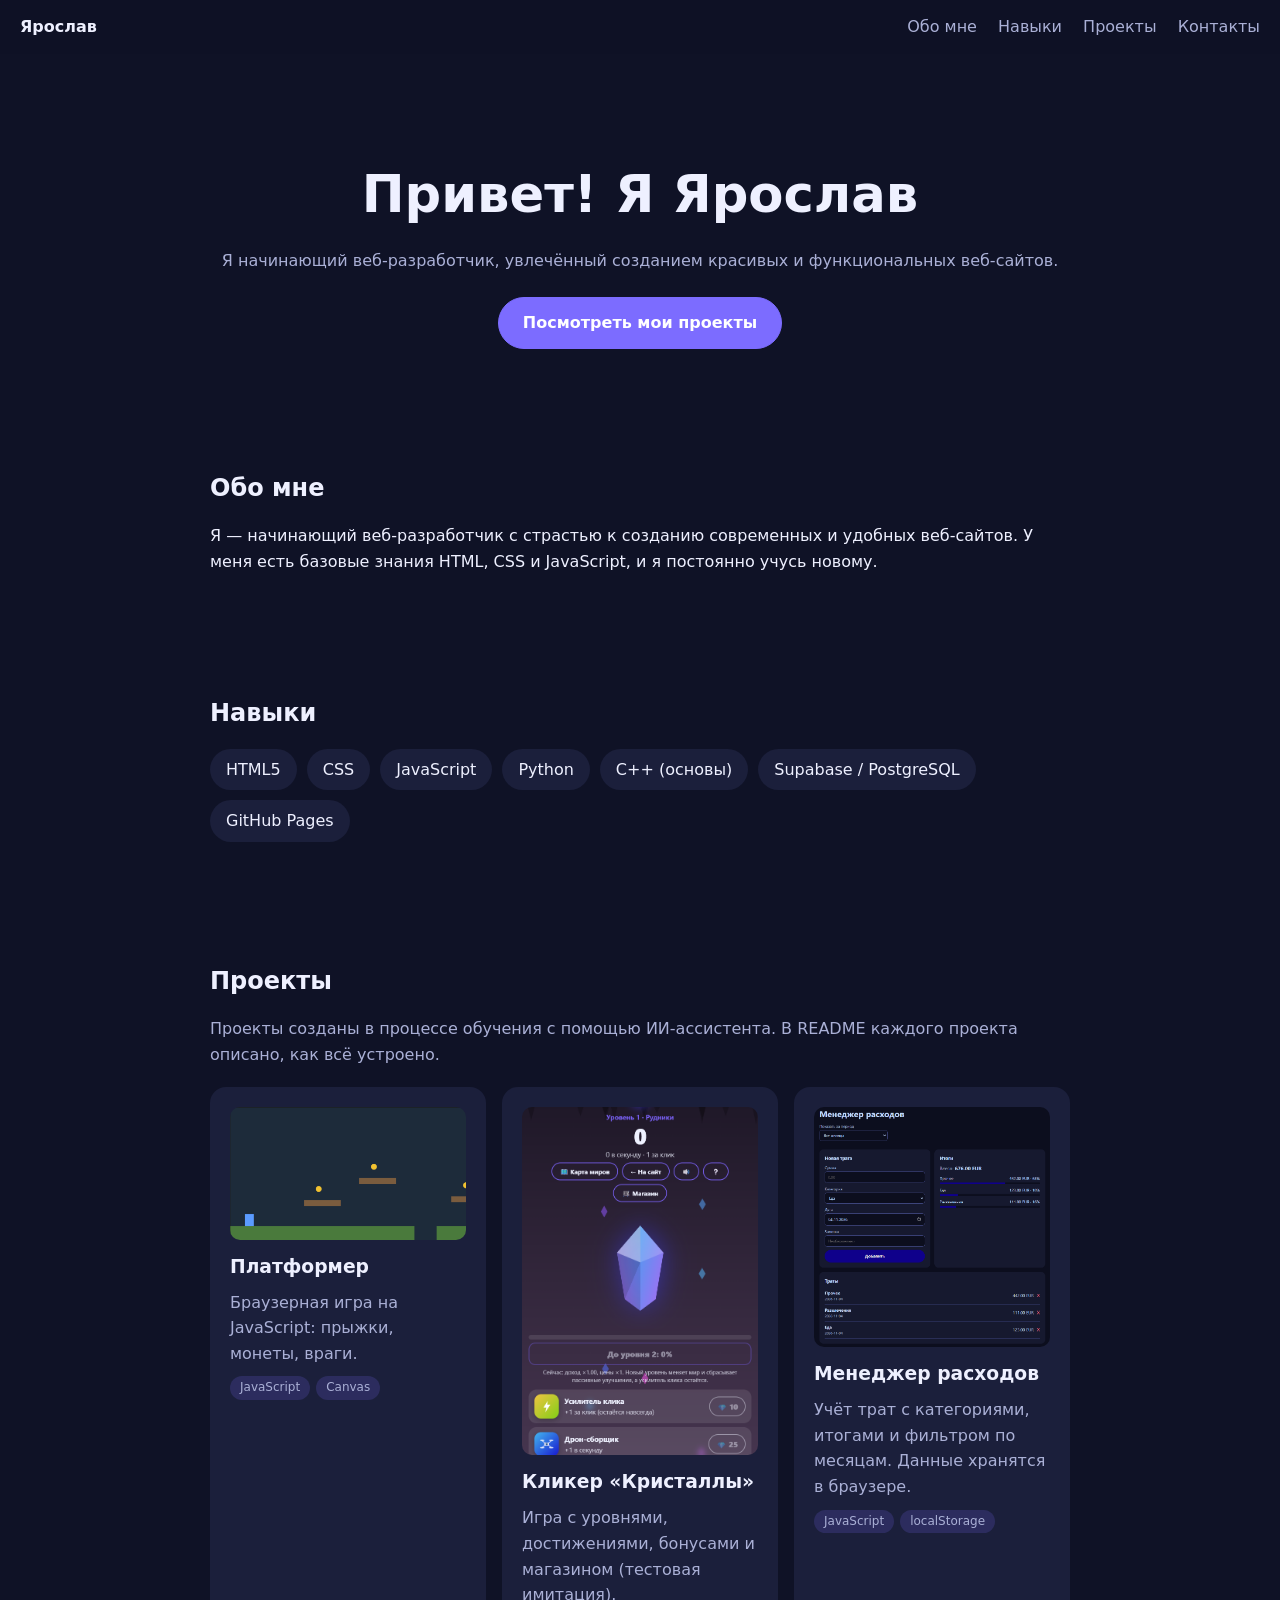
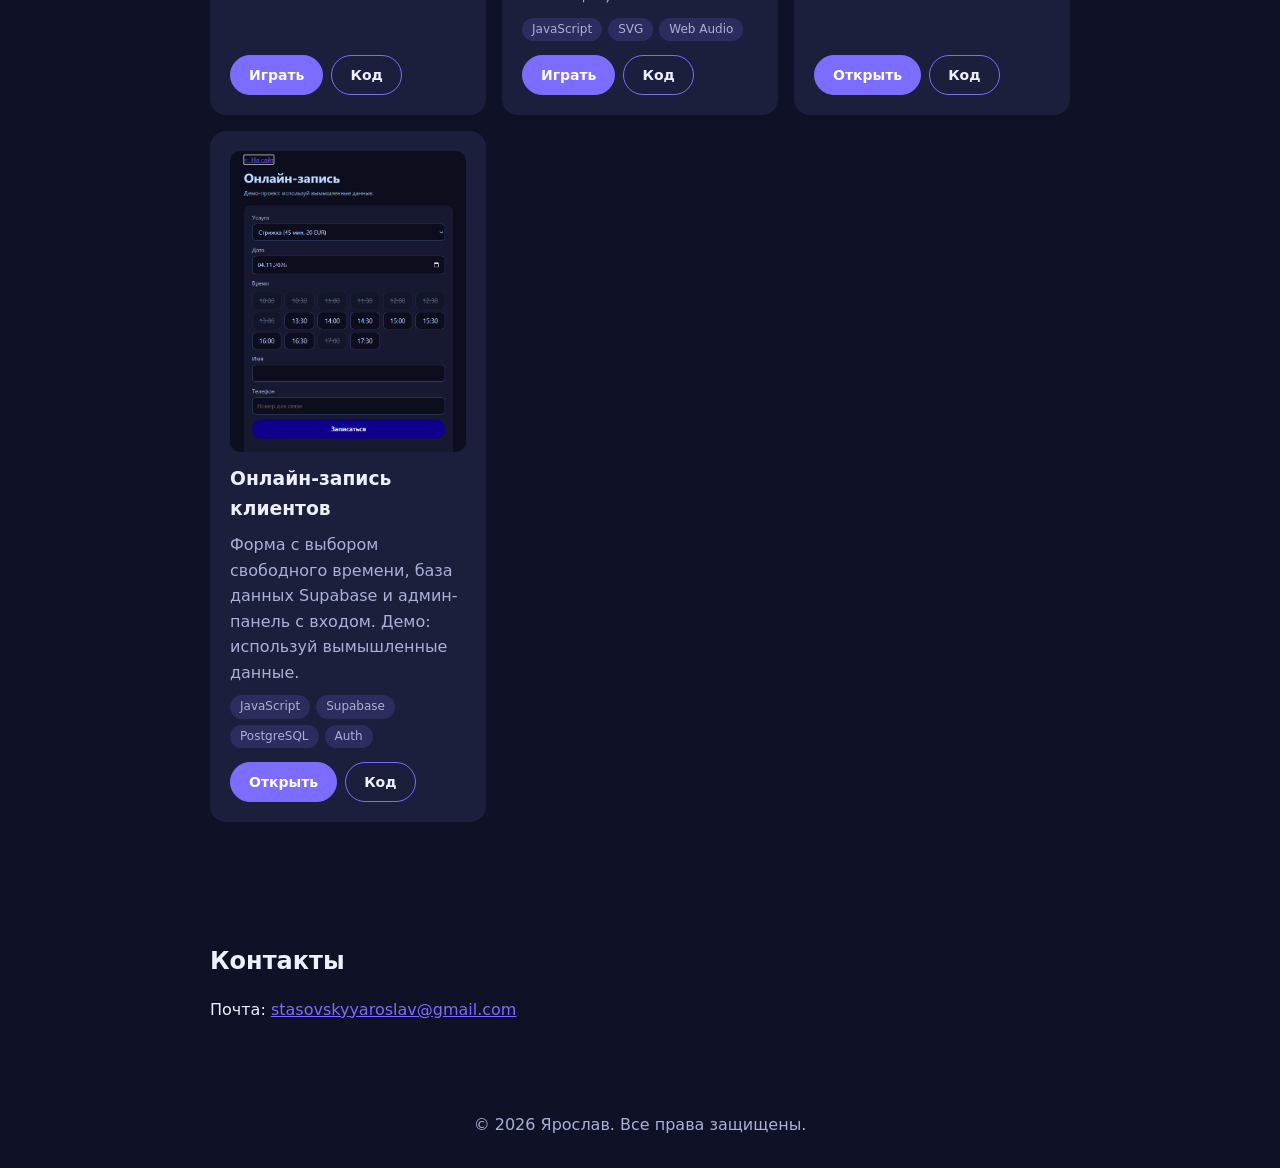
<file: index.html>
<!DOCTYPE html>
<html lang="ru">
<head>
  <meta charset="UTF-8">
  <meta name="viewport" content="width=device-width, initial-scale=1.0">
  <title>Ярослав — начинающий веб-разработчик</title>
  <meta name="description" content="Портфолио начинающего веб-разработчика: игры, менеджер расходов, онлайн-запись с базой данных и админ-панелью.">
  <meta property="og:type" content="website">
  <meta property="og:title" content="Ярослав — начинающий веб-разработчик">
  <meta property="og:description" content="Портфолио: игры, менеджер расходов, онлайн-запись с базой данных.">
  <meta property="og:url" content="https://fuzzyrobotyt.github.io/">
  <meta property="og:image" content="https://fuzzyrobotyt.github.io/images/preview.png">
  <meta name="twitter:card" content="summary_large_image">
  <link rel="icon" href="data:image/svg+xml,%3Csvg xmlns='http://www.w3.org/2000/svg' viewBox='0 0 100 100'%3E%3Ctext y='.9em' font-size='90'%3E💻%3C/text%3E%3C/svg%3E">
  <link rel="stylesheet" href="style.css">
</head>
<body>
  <header class="header">
    <a class="logo" href="#top">Ярослав</a>
    <nav>
      <a href="#about">Обо мне</a>
      <a href="#skills">Навыки</a>
      <a href="#projects">Проекты</a>
      <a href="#contact">Контакты</a>
    </nav>
  </header>

  <main id="top">
    <section class="hero">
      <h1>Привет! Я Ярослав</h1>
      <p>Я начинающий веб-разработчик, увлечённый созданием красивых и функциональных веб-сайтов.</p>
      <a class="button" href="#projects">Посмотреть мои проекты</a>
    </section>

    <section id="about">
      <h2>Обо мне</h2>
      <p>Я — начинающий веб-разработчик с страстью к созданию современных и удобных веб-сайтов. У меня есть базовые знания HTML, CSS и JavaScript, и я постоянно учусь новому.</p>
    </section>

    <section id="skills">
      <h2>Навыки</h2>
      <ul class="skills">
        <li>HTML5</li>
        <li>CSS</li>
        <li>JavaScript</li>
        <li>Python</li>
        <li>C++ (основы)</li>
        <li>Supabase / PostgreSQL</li>
        <li>GitHub Pages</li>
      </ul>
    </section>

    <section id="projects">
      <h2>Проекты</h2>
      <p class="lead">Проекты созданы в процессе обучения с помощью ИИ-ассистента. В README каждого проекта описано, как всё устроено.</p>
      <div class="cards">
        <article class="card">
          <img src="images/platformer.png" alt="Скриншот игры-платформера">
          <h3>Платформер</h3>
          <p>Браузерная игра на JavaScript: прыжки, монеты, враги.</p>
          <ul class="tags"><li>JavaScript</li><li>Canvas</li></ul>
          <div class="links">
            <a class="button small" href="games/platformer.html">Играть</a>
            <a class="button small ghost" href="https://github.com/fuzzyrobotyt/fuzzyrobotyt.github.io/tree/main/games" target="_blank" rel="noopener">Код</a>
          </div>
        </article>

        <article class="card">
          <img src="images/clicker.png" alt="Скриншот игры-кликера">
          <h3>Кликер «Кристаллы»</h3>
          <p>Игра с уровнями, достижениями, бонусами и магазином (тестовая имитация).</p>
          <ul class="tags"><li>JavaScript</li><li>SVG</li><li>Web Audio</li></ul>
          <div class="links">
            <a class="button small" href="games/clicker.html">Играть</a>
            <a class="button small ghost" href="https://github.com/fuzzyrobotyt/fuzzyrobotyt.github.io/tree/main/games" target="_blank" rel="noopener">Код</a>
          </div>
        </article>

        <article class="card">
          <img src="images/expenses.png" alt="Скриншот менеджера расходов">
          <h3>Менеджер расходов</h3>
          <p>Учёт трат с категориями, итогами и фильтром по месяцам. Данные хранятся в браузере.</p>
          <ul class="tags"><li>JavaScript</li><li>localStorage</li></ul>
          <div class="links">
            <a class="button small" href="expenses/index.html">Открыть</a>
            <a class="button small ghost" href="https://github.com/fuzzyrobotyt/fuzzyrobotyt.github.io/tree/main/expenses" target="_blank" rel="noopener">Код</a>
          </div>
        </article>

        <article class="card">
          <img src="images/booking.png" alt="Скриншот формы онлайн-записи">
          <h3>Онлайн-запись клиентов</h3>
          <p>Форма с выбором свободного времени, база данных Supabase и админ-панель с входом. Демо: используй вымышленные данные.</p>
          <ul class="tags"><li>JavaScript</li><li>Supabase</li><li>PostgreSQL</li><li>Auth</li></ul>
          <div class="links">
            <a class="button small" href="booking/index.html">Открыть</a>
            <a class="button small ghost" href="https://github.com/fuzzyrobotyt/fuzzyrobotyt.github.io/tree/main/booking" target="_blank" rel="noopener">Код</a>
          </div>
        </article>
      </div>
    </section>

    <section id="contact">
      <h2>Контакты</h2>
      <p>Почта: <a href="mailto:stasovskyyaroslav@gmail.com">stasovskyyaroslav@gmail.com</a></p>
    </section>
  </main>

  <footer>
    <p>© 2026 Ярослав. Все права защищены.</p>
  </footer>
</body>
</html>
</file>
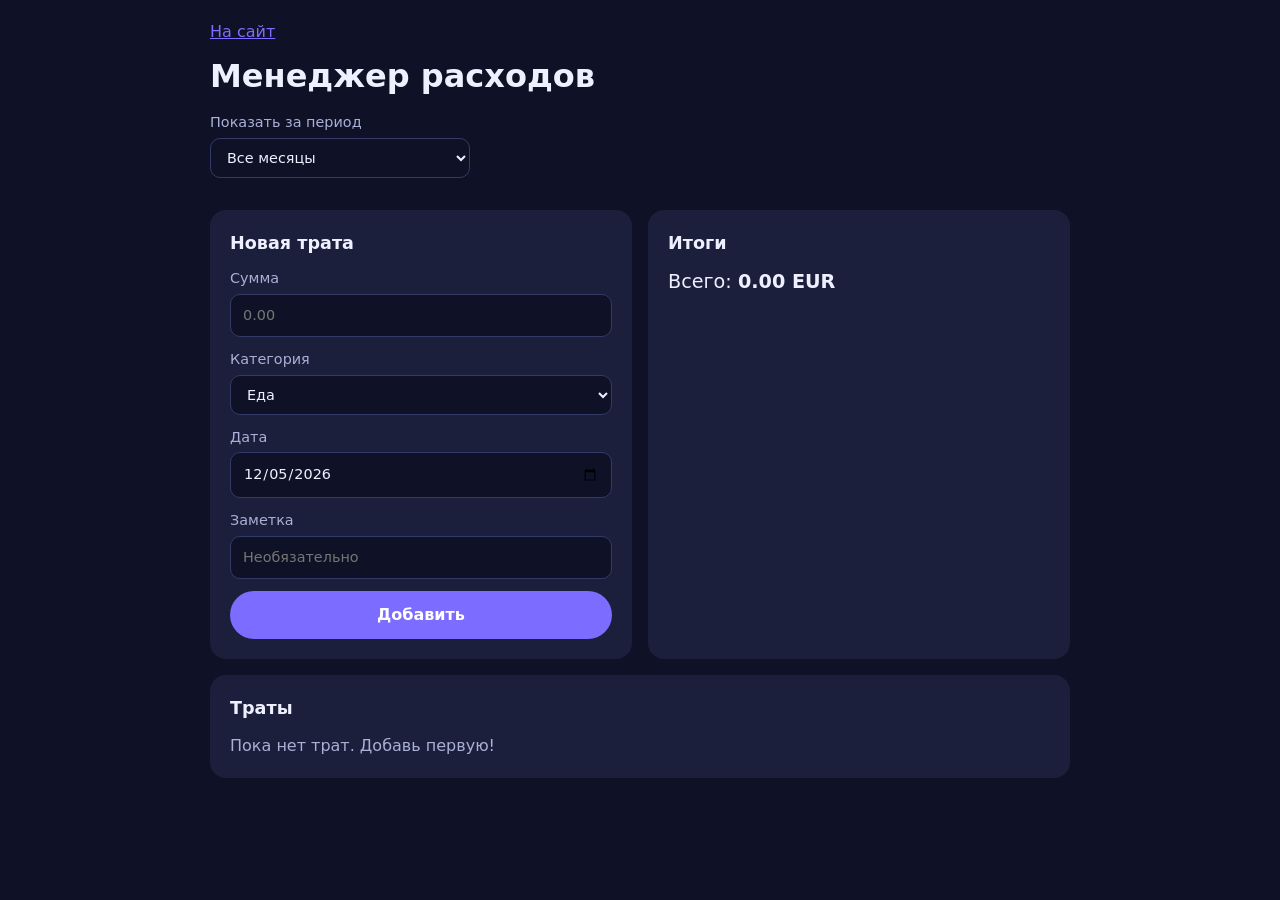
<file: expenses/index.html>
<!DOCTYPE html>
<html  lang="ru">
    <head>
        <meta charset="UTF-8">
        <meta name="viewport" content="width=device-width, initial-scale=1.80">
        <title>Менеджер расходов</title>
        <link rel="stylesheet" href="style.css">
        <link rel="icon" href="data:">
    </head>
    <body>
        <header class="top">
            <a href="../index.html#projects">На сайт</a>
            <h1>Менеджер расходов</h1>
            <div class="filter">
                <label>Показать за период
                    <select id="month-filter"></select>
                </label>
            </div>
        </header>
        <main class="layout">
            <section class="panel">
                <h2>Новая трата</h2>
                <form id="expense-form">
                    <label>Сумма
                        <input type="number" id="amount" min="0.01" step="0.01" placeholder="0.00" required>
                    </label>
                    <label>Категория
                        <select id="category" required>
                            <option value="Еда">Еда</option>
                            <option value="Транспорт">Транспорт</option>
                            <option value="Развлечения">Развлечения</option>
                            <option value="Дом">Дом</option>
                            <option value="Прочее">Прочее</option>
                        </select>
                    </label>
                    <label>Дата
                        <input type="date" id="date" required>
                    </label>
                    <label>Заметка
                        <input type="text" id="note" maxlength="60" placeholder="Необязательно">
                    </label>
                    <button type="submit" class="btn">Добавить</button>
                </form>
            </section>
            <section class="panel">
                <h2>Итоги</h2>
                <p class="total">Всего: <strong id="total">0.00</strong></p>
                <ul id="by-category" class="bars"></ul>
            </section>
            <section class="panel wide">
                <h2>Траты</h2>
                <ul id="list" class="list"></ul>
                <p id="empty" class="muted">Пока нет трат. Добавь первую!</p>
            </section>
        </main>
        <script src="app.js"></script>
    </body>
</html>
</file>
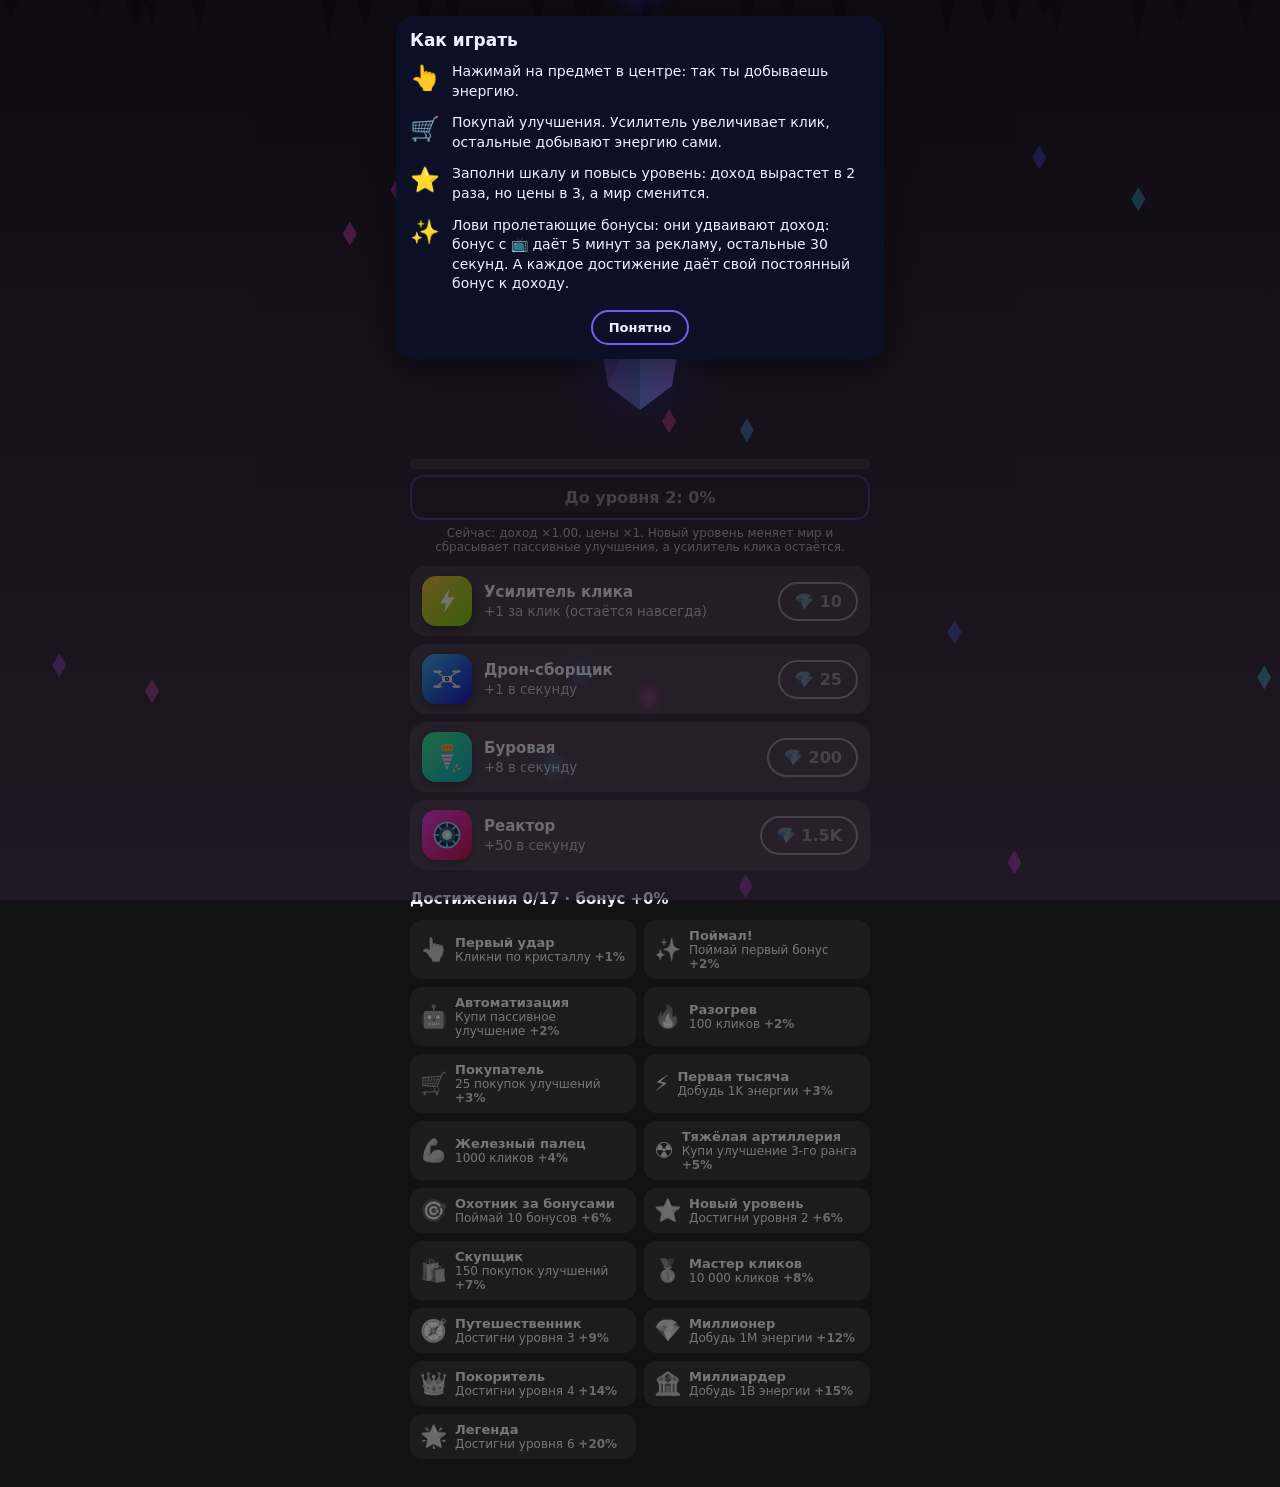
<file: games/clicker.html>
<!DOCTYPE html>
<html lang="ru">
<head>
<meta charset="utf-8">
<meta name="viewport" content="width=device-width, initial-scale=1, viewport-fit=cover">
<title>Кристалл</title>
<style>
:root{--bg1:#dff1ff;--bg2:#b9d8f5;--text:#1b2a3a;--card:rgba(255,255,255,.7);--card-off:rgba(255,255,255,.35);--accent:#6c5ce7;--c1:#7aa7ff;--c2:#b58cff;--glow:rgba(108,92,231,.55);--star:rgba(255,255,255,.9);
box-sizing:border-box;padding-top:env(safe-area-inset-top,0px);padding-bottom:env(safe-area-inset-bottom,0px)}
@media (prefers-color-scheme:dark){:root:not([data-theme="light"]){--bg1:#0b1026;--bg2:#1a1446;--text:#eef1ff;--card:rgba(255,255,255,.1);--card-off:rgba(255,255,255,.04);--accent:#9d8cff;--c1:#4fd1ff;--c2:#a97bff;--glow:rgba(120,110,255,.7);--star:rgba(255,255,255,.8);color-scheme:dark}}
:root[data-theme="dark"]{--bg1:#0b1026;--bg2:#1a1446;--text:#eef1ff;--card:rgba(255,255,255,.1);--card-off:rgba(255,255,255,.04);--accent:#9d8cff;--c1:#4fd1ff;--c2:#a97bff;--glow:rgba(120,110,255,.7);--star:rgba(255,255,255,.8);color-scheme:dark}
html{scroll-padding-top:env(safe-area-inset-top,0px)}
*{-webkit-tap-highlight-color:transparent}
body{margin:0;min-height:100vh;color:var(--text);font-family:system-ui,-apple-system,"Segoe UI",sans-serif;
background:radial-gradient(2px 2px at 20% 15%,var(--star),transparent),radial-gradient(1.5px 1.5px at 70% 25%,var(--star),transparent),radial-gradient(2px 2px at 40% 60%,var(--star),transparent),radial-gradient(1.5px 1.5px at 85% 70%,var(--star),transparent),radial-gradient(1.5px 1.5px at 10% 85%,var(--star),transparent),linear-gradient(180deg,var(--bg1),var(--bg2));
background-attachment:fixed;display:flex;justify-content:center;user-select:none;-webkit-user-select:none}
main{width:100%;max-width:460px;padding:16px 14px 28px;display:flex;flex-direction:column;gap:12px}
.top{text-align:center}
#e{font-size:44px;font-weight:800;letter-spacing:-1px}
#ps,#lv{opacity:.75;font-size:14px}
#lv{font-weight:700;color:var(--accent);opacity:1}
.stage{position:relative;height:250px;display:flex;align-items:center;justify-content:center;overflow:hidden}
#crystal{position:relative;z-index:1;width:160px;height:192px;cursor:pointer;filter:drop-shadow(0 0 28px var(--glow));animation:float 3.5s ease-in-out infinite;transition:transform .08s;touch-action:manipulation}
#crystal.press{transform:scale(.92)}
@keyframes float{50%{translate:0 -8px}}
.pop{z-index:3;position:absolute;font-weight:800;font-size:22px;pointer-events:none;text-shadow:0 0 8px var(--glow);animation:up .9s ease-out forwards}
@keyframes up{to{transform:translateY(-90px);opacity:0}}
.lvl{display:flex;flex-direction:column;gap:6px}
.bar{height:10px;border-radius:99px;background:var(--card);overflow:hidden}
.bar i{display:block;height:100%;width:0;background:linear-gradient(90deg,var(--c1),var(--c2));transition:width .2s}
#lvbtn{font:inherit;font-weight:800;padding:11px;border-radius:14px;border:2px solid var(--accent);background:transparent;color:var(--text)}
#lvbtn:disabled{opacity:.5}
#lvbtn:not(:disabled){box-shadow:0 0 16px var(--glow);animation:pulse 1.4s ease-in-out infinite}
@keyframes pulse{50%{transform:scale(1.02)}}
.hint{font-size:12px;opacity:.7;text-align:center}
#shop{display:flex;flex-direction:column;gap:8px}
.up{display:flex;align-items:center;gap:12px;padding:10px 12px;border-radius:16px;background:var(--card);backdrop-filter:blur(6px)}
.ico{width:50px;height:50px;border-radius:14px;flex:none;display:grid;place-items:center;box-shadow:0 4px 12px rgba(0,0,0,.25)}
.ico svg{width:30px;height:30px}
.ico{font-size:28px;line-height:1}
.orb{position:absolute;left:50%;top:50%;pointer-events:none;line-height:1;display:none;filter:drop-shadow(0 0 8px var(--glow))}
.info{flex:1;min-width:0}
.info b{display:block;font-size:15px}
.info small{opacity:.75}
.buy{font:inherit;font-weight:800;border:2px solid var(--accent);background:transparent;color:var(--text);border-radius:999px;padding:8px 14px;white-space:nowrap;transition:transform .08s}
.buy:not(:disabled){box-shadow:0 0 10px var(--glow)}
.buy:active:not(:disabled){transform:scale(.93)}
.buy:disabled{opacity:.45;border-color:currentColor}
h2{font-size:15px;margin:8px 0 0}
#ag{display:grid;grid-template-columns:1fr 1fr;gap:8px}
.ach{display:flex;gap:8px;align-items:center;padding:8px 10px;border-radius:12px;background:var(--card);font-size:12px}
.ach span{font-size:22px}
.ach b{display:block;font-size:13px}
.ach.off{opacity:.45;filter:grayscale(1)}
.toast{position:fixed;top:calc(env(safe-area-inset-top,0px) + 10px);left:50%;transform:translate(-50%,-160%);padding:10px 18px;border-radius:99px;background:var(--accent);color:#fff;font-weight:700;z-index:5;box-shadow:0 6px 20px var(--glow)}
.toast.show{animation:t 2.6s ease forwards}
@keyframes t{0%{transform:translate(-50%,-160%)}10%,85%{transform:translate(-50%,0)}100%{transform:translate(-50%,-160%)}}
.tool{font:inherit;font-size:13px;font-weight:700;padding:8px 16px;border-radius:999px;border:2px solid var(--accent);background:transparent;color:var(--text);margin-top:8px}
.tool:active{transform:scale(.95)}
.modal{position:fixed;inset:0;z-index:10;background:rgba(0,0,0,.55);display:none;align-items:flex-start;justify-content:center;overflow:auto;padding:calc(env(safe-area-inset-top,0px) + 16px) 14px calc(env(safe-area-inset-bottom,0px) + 16px)}
.modal.open{display:flex}
.sheet{width:100%;max-width:460px;background:var(--bg1);border-radius:18px;padding:14px;box-shadow:0 10px 40px rgba(0,0,0,.4)}
.mh{display:flex;justify-content:space-between;align-items:center;font-size:17px}
.mh .tool{margin:0;padding:6px 12px}
#mlist{position:relative;margin-top:10px;border-radius:16px;overflow:hidden}
#mlist svg{position:absolute;left:0;top:0;pointer-events:none}
.seg{fill:none;stroke:#fff;stroke-width:5;stroke-linecap:round;stroke-dasharray:1 11;opacity:.55}
.seg.done{stroke:#ffd36b;stroke-dasharray:none;opacity:.95;stroke-width:4}
.node{position:absolute;width:120px;margin-left:-60px;text-align:center}
.orbm{position:relative;width:80px;height:80px;margin:0 auto;border-radius:50%;box-shadow:0 4px 14px rgba(0,0,0,.4)}
.pic{position:absolute;inset:0;border-radius:50%;overflow:hidden;border:3px solid rgba(255,255,255,.9);box-sizing:border-box}
.pic svg{display:block}
#wbg{position:fixed;inset:0;z-index:-1;pointer-events:none}
#wbg svg{display:block;width:100%;height:100%}
.num{position:absolute;bottom:-9px;left:50%;transform:translateX(-50%);min-width:22px;height:22px;padding:0 4px;box-sizing:border-box;border-radius:11px;background:var(--bg1);color:var(--text);border:2px solid var(--accent);font-size:12px;font-weight:800;display:grid;place-items:center}
.nm{margin-top:14px;font-weight:700;font-size:13px;color:#fff;text-shadow:0 1px 4px rgba(0,0,0,.8)}
.nbar{height:7px;border-radius:99px;background:rgba(128,128,128,.3);overflow:hidden;margin:5px 16px 0}
.nbar i{display:block;height:100%;background:linear-gradient(90deg,var(--c1),var(--c2))}
.pc{font-size:11px;color:#fff;opacity:.9;margin-top:2px;text-shadow:0 1px 3px rgba(0,0,0,.8)}
.node.cur .orbm{box-shadow:0 0 0 4px var(--accent),0 0 20px var(--glow)}
.node.lock{opacity:.5;filter:grayscale(.8)}
.top .tool{margin:8px 4px 0}
#fly{position:fixed;inset:0;pointer-events:none;z-index:6;overflow:hidden}
.bon{position:absolute;left:0;width:84px;pointer-events:auto;touch-action:manipulation;animation:fly 9s linear forwards}
.bon svg{display:block;width:100%;height:auto;animation:bob 1.6s ease-in-out infinite;filter:drop-shadow(0 0 10px var(--glow))}
@keyframes fly{from{transform:translateX(-140px)}to{transform:translateX(calc(100vw + 140px))}}
@keyframes bob{50%{transform:translateY(-14px)}}
.fl{transform-origin:32px 32px;animation:flap .22s ease-in-out infinite alternate}
@keyframes flap{to{transform:scaleX(.5)}}
#bst{font-weight:700;color:#ffd36b}
.tutp{display:flex;gap:12px;align-items:flex-start;margin:12px 0 0;font-size:14px;line-height:1.4}
.tutp span{font-size:24px}
.orb svg{width:1em;height:1em;display:block}
.oi{display:inline-block;line-height:1}
.o0 .oi{animation:sway 2.6s ease-in-out infinite}
.o1 .oi{animation:pls 1.9s ease-in-out infinite}
.o2 .oi{animation:tw 2.2s ease-in-out infinite}
@keyframes sway{0%,100%{transform:rotate(-10deg)}50%{transform:rotate(10deg)}}
@keyframes pls{50%{transform:scale(1.14)}}
@keyframes tw{50%{transform:scale(1.08) rotate(6deg);filter:brightness(1.3)}}
.bp{font-style:normal;font-size:12px;color:#ffd36b;font-weight:700}
.sheet h3{font-size:14px;margin:14px 0 6px}
.note{font-size:12px;opacity:.75;margin:8px 0 0}
.adbox{height:150px;border-radius:14px;margin-top:10px;display:grid;place-items:center;font-weight:800;color:#fff;background:linear-gradient(135deg,#ff7a59,#8b5cf6)}
.payt{margin:12px 0;font-size:14px;line-height:1.4;display:block}
.payrow{display:flex;gap:10px;justify-content:center}
#items{display:flex;flex-direction:column;gap:8px}
.adb{position:absolute;right:-6px;top:-8px;font-size:20px;filter:drop-shadow(0 0 4px rgba(0,0,0,.6))}
</style>
</head>
<body>
<div id="wbg"></div>
<div id="fly"></div>
<div class="modal" id="tut"><div class="sheet"><div class="mh"><b>Как играть</b></div>
<div class="tutp"><span>👆</span><div>Нажимай на предмет в центре: так ты добываешь энергию.</div></div>
<div class="tutp"><span>🛒</span><div>Покупай улучшения. Усилитель увеличивает клик, остальные добывают энергию сами.</div></div>
<div class="tutp"><span>⭐</span><div>Заполни шкалу и повысь уровень: доход вырастет в 2 раза, но цены в 3, а мир сменится.</div></div>
<div class="tutp"><span>✨</span><div>Лови пролетающие бонусы: они удваивают доход: бонус с 📺 даёт 5 минут за рекламу, остальные 30 секунд. А каждое достижение даёт свой постоянный бонус к доходу.</div></div>
<button class="tool" id="tutok" style="display:block;margin:16px auto 0">Понятно</button></div></div>
<div class="toast" id="toast"></div>
<main>
<div class="top"><div id="lv"></div><div id="e">0</div><div id="ps"></div><div id="bst"></div><button class="tool" id="mapbtn">🗺️ Карта миров</button><a class="tool" href="../index.html#projects" style="text-decoration:none;display:inline-block">← На сайт</a><button class="tool" id="snd">🔊</button></div>
<div class="stage" id="stage">
<svg id="crystal" viewBox="0 0 200 240" role="button" aria-label="Кристалл">
<defs>
<linearGradient id="g1" x1="0" y1="0" x2="1" y2="1"><stop offset="0" style="stop-color:var(--c1)"/><stop offset="1" style="stop-color:var(--c2)"/></linearGradient>
<linearGradient id="g2" x1="1" y1="0" x2="0" y2="1"><stop offset="0" style="stop-color:var(--c1)"/><stop offset="1" style="stop-color:var(--c2)"/></linearGradient>
</defs>
<polygon points="100,10 160,80 140,200 100,230" fill="url(#g1)"/>
<polygon points="100,10 40,80 60,200 100,230" fill="url(#g2)" opacity=".75"/>
<polygon points="100,10 40,80 100,105" fill="#fff" opacity=".4"/>
<polygon points="100,10 160,80 100,105" fill="#fff" opacity=".18"/>
<polygon points="40,80 100,105 60,200" fill="#000" opacity=".12"/>
</svg>
</div>
<div class="lvl">
<div class="bar"><i id="bar"></i></div>
<button id="lvbtn"></button>
<div class="hint" id="hint"></div>
</div>
<div id="shop"></div>
<h2 id="ah"></h2>
<div id="ag"></div>
</main>
<div class="modal" id="modal"><div class="sheet"><div class="mh"><b>Карта миров</b><button class="tool" id="mclose">✕</button></div><div id="mlist"></div></div></div>
<div class="modal" id="store"><div class="sheet"><div class="mh"><b>Магазин (тест)</b><button class="tool" id="stclose">✕</button></div>
<div class="note">Тестовый режим: реальные деньги не списываются.</div>
<h3>Бесплатно</h3>
<div class="up"><div class="ico" style="background:linear-gradient(135deg,hsl(10 85% 60%),hsl(50 80% 45%))">📺</div><div class="info"><b>Реклама за награду</b><small>Доход ×2 на 5 минут</small></div><button class="buy" id="adbtn">Смотреть</button></div>
<h3>Товары</h3>
<div id="items"></div>
<button class="tool" id="restore" style="display:block;margin:14px auto 0">Восстановить покупки</button>
</div></div>
<div class="modal" id="adm"><div class="sheet"><div class="mh"><b>Тестовая реклама</b><button class="tool" id="adx">✕</button></div>
<div class="adbox">📺 Здесь была бы реклама</div>
<div class="bar" style="margin-top:12px"><i id="adbar"></i></div>
<div class="hint" id="adtxt"></div>
<button class="tool" id="adok" style="display:block;margin:12px auto 0" disabled>Забрать награду</button></div></div>
<div class="modal" id="pay"><div class="sheet"><div class="mh"><b>Google Play · ТЕСТ</b></div>
<div class="payt" id="paytxt"></div>
<label class="payt"><input type="checkbox" id="payerr"> Симулировать ошибку оплаты</label>
<div class="payrow"><button class="tool" id="paycancel">Отмена</button><button class="tool" id="payok">Оплатить</button></div></div></div>
<div class="modal" id="adq"><div class="sheet"><div class="mh"><b>Бонус!</b></div>
<div class="payt">Посмотри короткую рекламу и получи доход ×2 на 5 минут.</div>
<div class="payrow"><button class="tool" id="adqno">Не сейчас</button><button class="tool" id="adqyes">📺 Смотреть</button></div></div></div>
<script>
const BOLT='<svg viewBox="0 0 40 40"><path d="M23 4 11 23h8l-3 13 14-21h-9z" fill="#fff"/></svg>';
const CLICK={n:'Усилитель клика',d:'+1 за клик (остаётся навсегда)',b:10,g:1.35,h:45};
const PB=[25,200,1500],PG=[1.2,1.25,1.3],PV=[1,8,50],PD=['+1 в секунду','+8 в секунду','+50 в секунду'];
const T=[
{w:'Рудники',u:[['Дрон-сборщик','<svg viewBox="0 0 48 48"><path d="M10 14 20 22M38 14 28 22M10 34 20 26M38 34 28 26" stroke="#d6dcff" stroke-width="2.5" stroke-linecap="round"/><ellipse cx="9" cy="12" rx="7" ry="2.2" fill="#fff" opacity=".85"/><ellipse cx="39" cy="12" rx="7" ry="2.2" fill="#fff" opacity=".85"/><ellipse cx="9" cy="36" rx="7" ry="2.2" fill="#fff" opacity=".85"/><ellipse cx="39" cy="36" rx="7" ry="2.2" fill="#fff" opacity=".85"/><rect x="16" y="19" width="16" height="10" rx="4" fill="#eef1ff"/><circle cx="24" cy="24" r="3.6" fill="#2b3a6b"/><circle cx="24" cy="24" r="1.6" fill="#5ad2ff"/><circle cx="19.5" cy="21.5" r="1" fill="#ffd36b"/></svg>',200],['Буровая','<svg viewBox="0 0 48 48"><rect x="15" y="3" width="18" height="12" rx="3" fill="#ffb347"/><path d="M19 6V12M24 6V12M29 6V12" stroke="#c97a1a" stroke-width="1.5"/><rect x="20" y="15" width="8" height="5" fill="#8b93b8"/><path d="M14 20H34L24 45z" fill="#dfe4ff"/><path d="M16.5 25H31.5M19 31H29M21.5 37H26.5" stroke="#8b93b8" stroke-width="2.2"/><path d="M38 40l3-4M41 44l4-2M35 44l1 4" stroke="#ffd36b" stroke-width="2" stroke-linecap="round"/></svg>',150],['Реактор','<svg viewBox="0 0 48 48"><circle cx="24" cy="24" r="20" fill="#2a2f55"/><circle cx="24" cy="24" r="20" fill="none" stroke="#7fe9ff" stroke-width="2.5"/><circle cx="24" cy="24" r="13" fill="#5ad2ff" opacity=".35"/><circle cx="24" cy="24" r="8" fill="#b9f7ff"/><circle cx="24" cy="24" r="4" fill="#fff"/><path d="M24 4V10M24 38V44M4 24H10M38 24H44M10 10 14.5 14.5M38 38 33.5 33.5M38 10 33.5 14.5M10 38 14.5 33.5" stroke="#7fe9ff" stroke-width="2.5" stroke-linecap="round"/></svg>',300]]},
{w:'Лес',u:[['Мотыльки','<svg viewBox="0 0 48 48"><path d="M24 22Q6 6 4 20Q4 32 24 30z" fill="#e8dcff"/><path d="M24 22Q42 6 44 20Q44 32 24 30z" fill="#e8dcff"/><path d="M24 30Q10 32 12 42Q16 46 24 34z" fill="#c9b6ff"/><path d="M24 30Q38 32 36 42Q32 46 24 34z" fill="#c9b6ff"/><circle cx="12" cy="19" r="3.5" fill="#8a6cf0" opacity=".7"/><circle cx="36" cy="19" r="3.5" fill="#8a6cf0" opacity=".7"/><rect x="22.5" y="17" width="3" height="20" rx="1.5" fill="#5a4a7a"/><path d="M23 17Q20 10 15 8M25 17Q28 10 33 8" stroke="#5a4a7a" stroke-width="1.4" fill="none"/></svg>',90],['Древо силы','<svg viewBox="0 0 48 48"><path d="M21 46 22.5 32Q23 27 19 24H29Q25 27 25.5 32L27 46z" fill="#7a5238"/><circle cx="15" cy="22" r="9" fill="#35b36f"/><circle cx="33" cy="22" r="9" fill="#35b36f"/><circle cx="24" cy="15" r="12" fill="#5fd58a"/><circle cx="24" cy="23" r="11" fill="#4cc67c"/><circle cx="19" cy="14" r="3.5" fill="#fff" opacity=".25"/><g fill="#ffe27a"><circle cx="17" cy="21" r="2"/><circle cx="30" cy="16" r="2"/><circle cx="24" cy="26" r="2"/><circle cx="35" cy="24" r="2"/></g></svg>',130],['Сова-хранитель','<svg viewBox="0 0 48 48"><path d="M10 12 15 18H33L38 12 38 30Q38 44 24 44Q10 44 10 30z" fill="#a8744a"/><path d="M16 30Q24 42 32 30Q24 34 16 30z" fill="#e8c9a0"/><circle cx="18" cy="22" r="7" fill="#fff4d6"/><circle cx="30" cy="22" r="7" fill="#fff4d6"/><circle cx="18" cy="22" r="3.5" fill="#2a1d12"/><circle cx="30" cy="22" r="3.5" fill="#2a1d12"/><circle cx="19" cy="21" r="1.1" fill="#fff"/><circle cx="31" cy="21" r="1.1" fill="#fff"/><path d="M24 25 21.5 29H26.5z" fill="#ffb347"/><path d="M12 28Q8 36 14 40M36 28Q40 36 34 40" stroke="#7a4f2b" stroke-width="3" fill="none" stroke-linecap="round"/></svg>',40]]},
{w:'Океан',u:[['Светящаяся рыба','<svg viewBox="0 0 48 48"><path d="M36 24 46 14V34z" fill="#ff8ad8"/><ellipse cx="22" cy="24" rx="17" ry="11" fill="#4de1c8"/><path d="M14 14Q22 6 30 14z" fill="#ff8ad8"/><path d="M16 33Q22 40 28 33z" fill="#ff8ad8"/><path d="M22 14Q26 24 22 34" stroke="#b9fff3" stroke-width="2" fill="none"/><circle cx="12" cy="22" r="3.5" fill="#fff"/><circle cx="11.5" cy="22" r="1.7" fill="#14202b"/><g fill="#fff" opacity=".8"><circle cx="28" cy="20" r="1.4"/><circle cx="30" cy="26" r="1.4"/><circle cx="26" cy="29" r="1.2"/></g></svg>',190],['Осьминог-бур','<svg viewBox="0 0 48 48"><path d="M24 1 29.5 11H18.5z" fill="#dfe4ff"/><path d="M20.5 7H27.5" stroke="#8b93b8" stroke-width="1.6"/><path d="M10 26Q10 10 24 10Q38 10 38 26V30H10z" fill="#b57bff"/><path d="M10 30Q6 38 10 44M17 30Q15 40 18 45M24 30V45M31 30Q33 40 30 45M38 30Q42 38 38 44" stroke="#b57bff" stroke-width="4" stroke-linecap="round" fill="none"/><circle cx="18" cy="24" r="4.2" fill="#fff"/><circle cx="30" cy="24" r="4.2" fill="#fff"/><circle cx="18.5" cy="24.5" r="2" fill="#2a1d4a"/><circle cx="30.5" cy="24.5" r="2" fill="#2a1d4a"/><circle cx="16" cy="17" r="1.6" fill="#e6caff"/></svg>',220],['Левиафан','<svg viewBox="0 0 48 48"><path d="M3 30Q3 14 22 14Q38 14 42 26L47 20V34L42 30Q36 40 20 40Q4 42 3 30z" fill="#4a7bd6"/><path d="M5 33Q22 43 38 32Q26 38 5 33z" fill="#cfe2ff"/><circle cx="12" cy="25" r="2" fill="#0f1f3d"/><path d="M20 14Q18 8 14 6M20 14Q22 8 26 6" stroke="#9fe7ff" stroke-width="2" stroke-linecap="round" fill="none"/><path d="M22 27Q20 33 26 34" stroke="#2f5db0" stroke-width="2" fill="none"/></svg>',250]]},
{w:'Космос',u:[['Спутник','<svg viewBox="0 0 48 48"><g transform="rotate(-35 24 24)"><rect x="2" y="19" width="14" height="10" fill="#4a7bff"/><rect x="32" y="19" width="14" height="10" fill="#4a7bff"/><path d="M6 19V29M9 19V29M12 19V29M36 19V29M39 19V29M42 19V29" stroke="#bcd0ff" stroke-width="1"/><rect x="16" y="23" width="3" height="2" fill="#9aa4c8"/><rect x="29" y="23" width="3" height="2" fill="#9aa4c8"/><rect x="19" y="16" width="10" height="16" rx="2" fill="#e8ecff"/><circle cx="24" cy="24" r="3" fill="#5ad2ff"/><path d="M24 16V10" stroke="#e8ecff" stroke-width="2"/><circle cx="24" cy="9" r="2.2" fill="#ffd36b"/></g></svg>',270],['Комета','<svg viewBox="0 0 48 48"><path d="M3 5 31 27 27 32z" fill="#bff3ff" opacity=".35"/><path d="M2 17 29 31 25 35z" fill="#bff3ff" opacity=".5"/><path d="M12 3 33 24 29 29z" fill="#bff3ff" opacity=".6"/><circle cx="34" cy="34" r="9" fill="#fff"/><circle cx="31" cy="31" r="4" fill="#bff3ff"/><circle cx="37" cy="37" r="2" fill="#d6dcff"/></svg>',300],['Звёздная станция','<svg viewBox="0 0 48 48"><rect x="3" y="5" width="10" height="14" rx="1.5" fill="#4a7bff"/><rect x="35" y="29" width="10" height="14" rx="1.5" fill="#4a7bff"/><path d="M13 14 19 20M35 34 29 28" stroke="#e8e6ff" stroke-width="2.5"/><ellipse cx="24" cy="24" rx="20" ry="7" transform="rotate(-25 24 24)" fill="none" stroke="#c9c7ff" stroke-width="3"/><circle cx="24" cy="24" r="8" fill="#e8e6ff"/><circle cx="24" cy="24" r="4" fill="#5ad2ff"/></svg>',330]]}
];
const A=[
{id:'c1',n:'Первый удар',d:'Кликни по кристаллу',i:'👆',b:1,f:()=>S.clicks>=1},
{id:'bon1',n:'Поймал!',d:'Поймай первый бонус',i:'✨',b:2,f:()=>S.bon>=1},
{id:'d1',n:'Автоматизация',d:'Купи пассивное улучшение',i:'🤖',b:2,f:()=>S.own.some(x=>x>0)},
{id:'c100',n:'Разогрев',d:'100 кликов',i:'🔥',b:2,f:()=>S.clicks>=100},
{id:'buy25',n:'Покупатель',d:'25 покупок улучшений',i:'🛒',b:3,f:()=>S.buys>=25},
{id:'t1k',n:'Первая тысяча',d:'Добудь 1K энергии',i:'⚡',b:3,f:()=>S.total>=1e3},
{id:'c1k',n:'Железный палец',d:'1000 кликов',i:'💪',b:4,f:()=>S.clicks>=1000},
{id:'r1',n:'Тяжёлая артиллерия',d:'Купи улучшение 3-го ранга',i:'☢️',b:5,f:()=>S.own[2]>=1},
{id:'bon10',n:'Охотник за бонусами',d:'Поймай 10 бонусов',i:'🎯',b:6,f:()=>S.bon>=10},
{id:'l2',n:'Новый уровень',d:'Достигни уровня 2',i:'⭐',b:6,f:()=>S.L>=2},
{id:'buy150',n:'Скупщик',d:'150 покупок улучшений',i:'🛍️',b:7,f:()=>S.buys>=150},
{id:'c10k',n:'Мастер кликов',d:'10 000 кликов',i:'🥇',b:8,f:()=>S.clicks>=10000},
{id:'l3',n:'Путешественник',d:'Достигни уровня 3',i:'🧭',b:9,f:()=>S.L>=3},
{id:'t1m',n:'Миллионер',d:'Добудь 1M энергии',i:'💎',b:12,f:()=>S.total>=1e6},
{id:'l4',n:'Покоритель',d:'Достигни уровня 4',i:'👑',b:14,f:()=>S.L>=4},
{id:'t1b',n:'Миллиардер',d:'Добудь 1B энергии',i:'🏦',b:15,f:()=>S.total>=1e9},
{id:'l6',n:'Легенда',d:'Достигни уровня 6',i:'🌟',b:20,f:()=>S.L>=6}
];
const def=()=>({e:0,run:0,total:0,clicks:0,L:1,k:0,buys:0,bon:0,iap:{},own:[0,0,0],ach:{}});
let S=def();
try{const v=JSON.parse(localStorage.getItem('crystal-save'));
if(v&&typeof v.e==='number'&&Array.isArray(v.own)){
  if(v.own.length===4){v.k=v.own[0];v.own=v.own.slice(1)}
  if(v.own.length===3){S=Object.assign(def(),v);if(!S.ach||typeof S.ach!=='object')S.ach={};if(!S.iap||typeof S.iap!=='object')S.iap={}}
}}catch(_){}
const $=id=>document.getElementById(id);
const world=()=>T[(S.L-1)%T.length];
const goal=()=>2000*Math.pow(5,S.L-1);
const prog=()=>Math.min(1,S.run/goal());
const costMult=()=>Math.pow(3,S.L-1);
const achN=()=>Object.keys(S.ach).length;
const achB=()=>A.reduce((t,a)=>t+(S.ach[a.id]?a.b:0),0);
const mult=()=>Math.pow(2,S.L-1)*(1+achB()/100);
let boostEnd=S.bEnd||0;const iapM=()=>S.iap&&S.iap.mult?1.5:1;const bst=()=>Date.now()<boostEnd?2:1;
const perClick=()=>(1+S.k)*mult()*bst()*iapM();
const perSec=()=>S.own.reduce((a,n,i)=>a+n*PV[i],0)*mult()*bst()*iapM();
const cost=i=>Math.ceil((i<0?CLICK.b*Math.pow(CLICK.g,S.k):PB[i]*Math.pow(PG[i],S.own[i]))*costMult());
const gain=g=>{S.e+=g;S.run+=g;S.total+=g};
function fmt(n){n=Math.floor(n);for(const [v,s] of [[1e12,'T'],[1e9,'B'],[1e6,'M'],[1e3,'K']])if(n>=v)return (n/v).toFixed(n>=v*100?0:1)+s;return String(n)}
function toast(t){const el=$('toast');el.textContent=t;el.classList.remove('show');void el.offsetWidth;el.classList.add('show')}
function setTheme(){const r=document.documentElement.style,h=(S.L-1)*55;document.documentElement.setAttribute('data-theme','dark');
r.setProperty('--c1','hsl('+(210+h)+' 85% 62%)');r.setProperty('--c2','hsl('+(270+h)+' 85% 68%)');
r.setProperty('--glow','hsl('+(240+h)+' 90% 60% / .6)');r.setProperty('--accent','hsl('+(250+h)+' 80% 65%)')}
const grad=h=>'linear-gradient(135deg,hsl('+h+' 85% 60%),hsl('+(h+40)+' 80% 45%))';
const rows=[0,1,2,3].map(r=>{
  const d=document.createElement('div');d.className='up';
  d.innerHTML='<div class="ico"></div><div class="info"><b></b><small></small></div><button class="buy"></button>';
  d.querySelector('.buy').onclick=()=>{const i=r-1,c=cost(i);if(S.e>=c){S.e-=c;if(i<0)S.k++;else{S.own[i]++;popOrb(i)}S.buys=(S.buys||0)+1;sndBuy();refresh()}};
  $('shop').appendChild(d);return d;
});
const orb=[0,1,2].map(k=>{const d=document.createElement('div');d.className='orb o'+k;$('stage').appendChild(d);return d});
function applyWorld(){
  renderBg();setHero();
  const ico=rows[0].querySelector('.ico');ico.innerHTML=BOLT;ico.style.background=grad(CLICK.h);
  rows[0].querySelector('small').textContent=CLICK.d;
  world().u.forEach((u,i)=>{
    const r=rows[i+1];r.querySelector('.ico').innerHTML=u[1];r.querySelector('.ico').style.background=grad(u[2]);
    r.querySelector('small').textContent=PD[i];orb[i].innerHTML='<span class="oi">'+u[1]+'</span>';
  });
}
const cards=A.map(a=>{const d=document.createElement('div');d.className='ach off';d.innerHTML='<span>'+a.i+'</span><div><b>'+a.n+'</b>'+a.d+' <em class="bp">+'+a.b+'%</em></div>';$('ag').appendChild(d);return d});
function refresh(){
  A.forEach((a,i)=>{if(!S.ach[a.id]&&a.f()){S.ach[a.id]=1;sndAch();toast('🏆 '+a.n+' · +'+a.b+'%')}cards[i].classList.toggle('off',!S.ach[a.id])});
  $('lv').textContent='Уровень '+S.L+' · '+world().w;
  $('e').textContent=fmt(S.e);
  $('ps').textContent=fmt(perSec())+' в секунду · '+fmt(perClick())+' за клик';
  rows.forEach((d,r)=>{
    const i=r-1,n=i<0?S.k:S.own[i],nm=i<0?CLICK.n:world().u[i][0];
    d.querySelector('b').textContent=nm+(n?' ×'+n:'');
    const b=d.querySelector('.buy');b.textContent='💎 '+fmt(cost(i));b.disabled=S.e<cost(i);
  });
  orb.forEach((o,i)=>{o.style.fontSize=(20+Math.min(26,5*Math.log2(S.own[i]+1)))+'px'});
  const p=prog(),ready=S.run>=goal();
  $('bar').style.width=(p*100)+'%';
  $('lvbtn').disabled=!ready;
  $('lvbtn').textContent=ready?'⬆ Уровень '+(S.L+1)+' · доход ×2, цены ×3':'До уровня '+(S.L+1)+': '+Math.floor(p*100)+'%';
  $('hint').textContent='Сейчас: доход ×'+mult().toFixed(2)+', цены ×'+costMult()+'. Новый уровень меняет мир и сбрасывает пассивные улучшения, а усилитель клика остаётся.';
  $('ah').textContent='Достижения '+achN()+'/'+A.length+' · бонус +'+achB()+'%';
  if($('modal').classList.contains('open')&&Date.now()-mapT>400){mapT=Date.now();renderMap()}
}
$('lvbtn').onclick=()=>{if(S.run>=goal()){S.L++;S.e=0;S.run=0;S.own=[0,0,0];setTheme();applyWorld();refresh();sndLevel();toast('⭐ Уровень '+S.L+': '+world().w)}};
const cr=$('crystal');
cr.addEventListener('pointerdown',ev=>{
  sndClick();vib();const g=perClick();gain(g);S.clicks++;cr.classList.add('press');
  const r=$('stage').getBoundingClientRect(),p=document.createElement('div');
  p.className='pop';p.textContent='+'+fmt(g);
  p.style.left=(ev.clientX-r.left-12+(Math.random()*30-15))+'px';p.style.top=(ev.clientY-r.top-20)+'px';
  p.addEventListener('animationend',()=>p.remove());$('stage').appendChild(p);
  refresh();
});
['pointerup','pointerleave','pointercancel'].forEach(t=>cr.addEventListener(t,()=>cr.classList.remove('press')));
const OR=[[105,62,1.1],[135,80,-0.8],[160,95,0.55]],ang=[0,2.1,4.2];let last=performance.now();
function loop(t){
  const dt=Math.min(.05,(t-last)/1000);last=t;const w=$('stage').clientWidth;
  orb.forEach((d,i)=>{
    if(!S.own[i]){d.style.display='none';return}
    d.style.display='block';ang[i]+=OR[i][2]*dt;
    const x=Math.cos(ang[i])*Math.min(OR[i][0],w/2-32),y=Math.sin(ang[i])*OR[i][1];
    d.style.zIndex=y<0?0:2;
    d.style.transform='translate(calc(-50% + '+x.toFixed(1)+'px),calc(-50% + '+y.toFixed(1)+'px))';
  });
  requestAnimationFrame(loop);
}
let lt=Date.now();
setInterval(()=>{const n=Date.now(),d=Math.min((n-lt)/1000,7200);lt=n;const g=perSec()*d;gain(g);$('bst').textContent=n<boostEnd?'⚡ Бонус ×2 · ещё '+fmtT(boostEnd-n):'';if(d>30&&g>0)toast('💤 Пока тебя не было: +'+fmt(g));refresh()},100);
function save(){S.t=Date.now();S.bEnd=boostEnd;try{localStorage.setItem('crystal-save',JSON.stringify(S))}catch(_){}}
setInterval(save,5000);
addEventListener('pagehide',save);
document.addEventListener('visibilitychange',()=>{if(document.hidden)save()});
function lvName(n){const c=Math.floor((n-1)/T.length);return T[(n-1)%T.length].w+(c?' '+(c+1):'')}
const sc=b=>'<svg viewBox="0 0 100 100" preserveAspectRatio="xMidYMid slice" width="100%" height="100%">'+b+'</svg>';
const WI=[
sc('<defs><linearGradient id="s0" x1="0" y1="0" x2="0" y2="1"><stop offset="0" stop-color="#2a1f36"/><stop offset="1" stop-color="#5b4670"/></linearGradient><radialGradient id="g0"><stop offset="0" stop-color="#9ff3ff" stop-opacity=".8"/><stop offset="1" stop-color="#9ff3ff" stop-opacity="0"/></radialGradient><radialGradient id="l0"><stop offset="0" stop-color="#ffd36b" stop-opacity=".9"/><stop offset="1" stop-color="#ffd36b" stop-opacity="0"/></radialGradient></defs><rect width="100" height="100" fill="url(#s0)"/><circle cx="72" cy="58" r="30" fill="url(#g0)"/><path d="M62 80 66 52 72 80z" fill="#7fe9ff"/><path d="M70 80 76 42 84 80z" fill="#b69cff"/><path d="M56 80 59 62 64 80z" fill="#5fd0f0"/><path d="M76 42 84 80 79 80z" fill="#fff" opacity=".25"/><path d="M0 0H100V12Q88 8 80 20Q72 10 60 14Q50 6 40 16Q28 8 20 22Q10 14 0 24z" fill="#171020"/><path d="M18 18 22 38 27 18zM46 12 49 30 53 12zM84 16 87 32 91 14z" fill="#171020"/><path d="M0 24Q10 50 6 100H0zM100 30Q92 56 96 100H100z" fill="#171020"/><path d="M0 82Q50 74 100 82V100H0z" fill="#241a2e"/><path d="M0 91H100" stroke="#6b5b7a" stroke-width="2"/><g fill="#4a3a58"><rect x="8" y="89" width="4" height="8"/><rect x="30" y="89" width="4" height="8"/><rect x="52" y="89" width="4" height="8"/><rect x="74" y="89" width="4" height="8"/></g><path d="M20 66H52L48 85H24z" fill="#8a6a4a"/><path d="M20 66H52" stroke="#c8a070" stroke-width="3"/><circle cx="28" cy="88" r="4.5" fill="#2a2030"/><circle cx="44" cy="88" r="4.5" fill="#2a2030"/><path d="M24 66 28 55 32 66z" fill="#7fe9ff"/><path d="M32 66 37 52 42 66z" fill="#ffb4e6"/><path d="M40 66 44 58 48 66z" fill="#7fe9ff"/><circle cx="16" cy="36" r="13" fill="url(#l0)"/><circle cx="16" cy="36" r="3" fill="#ffe08a"/><path d="M16 22V33" stroke="#6b5b7a"/>'),
sc('<defs><linearGradient id="s1" x1="0" y1="0" x2="0" y2="1"><stop offset="0" stop-color="#0e2a3f"/><stop offset="1" stop-color="#2f8f5f"/></linearGradient><radialGradient id="m1"><stop offset="0" stop-color="#fff4c2" stop-opacity=".7"/><stop offset="1" stop-color="#fff4c2" stop-opacity="0"/></radialGradient></defs><rect width="100" height="100" fill="url(#s1)"/><circle cx="72" cy="24" r="24" fill="url(#m1)"/><circle cx="72" cy="24" r="9" fill="#fff4c2"/><path d="M0 62Q25 48 50 60T100 56V100H0z" fill="#1f6f4b"/><g fill="#14543a"><path d="M18 64 26 40 34 64z"/><path d="M40 66 49 36 58 66z"/><path d="M62 64 70 42 78 64z"/></g><path d="M0 80Q50 70 100 82V100H0z" fill="#0e3a28"/><rect x="8" y="40" width="6" height="46" fill="#4a3326"/><path d="M11 4 29 38H-7z" fill="#2fa266"/><path d="M11 22 33 58H-11z" fill="#25895a"/><rect x="86" y="46" width="5" height="40" fill="#4a3326"/><path d="M88 16 104 46H72z" fill="#2fa266"/><path d="M88 32 108 64H68z" fill="#25895a"/><path d="M42 86a9 7 0 0 1 18 0z" fill="#ff7aa8"/><rect x="49" y="86" width="4" height="7" fill="#f5e6d3"/><circle cx="47" cy="82" r="1.3" fill="#fff"/><circle cx="54" cy="81" r="1.3" fill="#fff"/><g fill="#ffe27a"><circle cx="30" cy="70" r="1.6"/><circle cx="64" cy="58" r="1.4"/><circle cx="76" cy="72" r="1.6"/><circle cx="38" cy="50" r="1.2"/></g>'),
sc('<defs><linearGradient id="s2" x1="0" y1="0" x2="0" y2="1"><stop offset="0" stop-color="#46c0ee"/><stop offset="1" stop-color="#07325c"/></linearGradient></defs><rect width="100" height="100" fill="url(#s2)"/><path d="M26 0H42L64 100H30z" fill="#fff" opacity=".1"/><path d="M60 0H70L92 100H68z" fill="#fff" opacity=".08"/><path d="M0 88Q30 80 60 87T100 84V100H0z" fill="#e8c88a"/><path d="M82 100Q84 80 94 78Q100 84 100 100z" fill="#5a4a6a"/><path d="M18 92V74M18 84 10 74M18 82 26 72" stroke="#ff6f91" stroke-width="3.5" stroke-linecap="round" fill="none"/><path d="M74 92V80M74 86 68 78M74 85 80 77" stroke="#b78cff" stroke-width="3" stroke-linecap="round" fill="none"/><path d="M48 92Q42 82 48 72T48 54" stroke="#2fbf71" stroke-width="3" fill="none" stroke-linecap="round"/><path d="M54 92Q60 84 54 76T56 62" stroke="#25a862" stroke-width="2.5" fill="none" stroke-linecap="round"/><g transform="translate(26 34)"><ellipse cx="14" cy="9" rx="14" ry="8.5" fill="#ffa63d"/><path d="M26 9 38 0v18z" fill="#ff8a1f"/><path d="M14 1Q17 9 14 17" stroke="#fff" stroke-width="3" fill="none"/><circle cx="6" cy="7" r="2.2" fill="#fff"/><circle cx="5.6" cy="7" r="1.1" fill="#222"/></g><g fill="#7fe0ff"><ellipse cx="74" cy="30" rx="6" ry="3.5"/><path d="M80 30 86 26v8z"/><ellipse cx="82" cy="46" rx="4.5" ry="2.6"/><path d="M86.5 46 91 43v6z"/></g><g fill="none" stroke="#fff" stroke-opacity=".7"><circle cx="18" cy="48" r="3"/><circle cx="22" cy="36" r="2"/><circle cx="64" cy="64" r="2.5"/><circle cx="68" cy="52" r="1.6"/></g>'),
sc('<defs><radialGradient id="s3" cx=".5" cy=".4" r=".8"><stop offset="0" stop-color="#2a1670"/><stop offset="1" stop-color="#07031c"/></radialGradient><radialGradient id="p3" cx=".35" cy=".3" r=".8"><stop offset="0" stop-color="#ffc79a"/><stop offset="1" stop-color="#b43d78"/></radialGradient><radialGradient id="n3"><stop offset="0" stop-color="#ff6fd8" stop-opacity=".45"/><stop offset="1" stop-color="#ff6fd8" stop-opacity="0"/></radialGradient></defs><rect width="100" height="100" fill="url(#s3)"/><circle cx="78" cy="78" r="34" fill="url(#n3)"/><g fill="#fff"><circle cx="12" cy="14" r="1.2"/><circle cx="30" cy="8" r="0.9"/><circle cx="52" cy="16" r="1.3"/><circle cx="90" cy="10" r="1"/><circle cx="8" cy="46" r="0.9"/><circle cx="94" cy="50" r="1.2"/><circle cx="20" cy="88" r="1"/><circle cx="60" cy="92" r="0.9"/></g><circle cx="80" cy="22" r="7" fill="#d9d6f5"/><circle cx="78" cy="20" r="1.8" fill="#b8b3e0"/><circle cx="83" cy="25" r="1.2" fill="#b8b3e0"/><g transform="rotate(-20 40 56)"><path d="M4 56A36 9 0 0 1 76 56" stroke="#ffd9a0" stroke-width="4" fill="none" opacity=".8"/></g><circle cx="40" cy="56" r="22" fill="url(#p3)"/><path d="M22 50Q40 44 58 50M19 60Q40 54 61 60" stroke="#fff" stroke-opacity=".2" stroke-width="3" fill="none"/><g transform="rotate(-20 40 56)"><path d="M4 56A36 9 0 0 0 76 56" stroke="#ffd9a0" stroke-width="4" fill="none"/></g><g transform="translate(76 68) rotate(35)"><path d="M0 -14Q6 -6 6 6V10H-6V6Q-6 -6 0 -14z" fill="#f4f6ff"/><path d="M0 -14Q3 -11 4 -8H-4Q-3 -11 0 -14z" fill="#ff5a6e"/><circle cy="-1" r="2.6" fill="#5ac8fa"/><path d="M-6 6-11 14-6 10zM6 6 11 14 6 10z" fill="#ff5a6e"/><path d="M-3 10Q0 24 3 10z" fill="#ffd36b"/></g>')
];
const BG=['#34283f','#14563a','#0e4a7c','#12093a'],BGP=[['#1f1828','#46354f'],['#0d3b27','#1c6b45'],['#08325a','#0f6aa6'],['#0a0526','#2a1670']],RH=165,XS=[.22,.5,.78,.5];
const rn=(a,b)=>{const v=Math.sin(a*12.9898+b*78.233)*43758.5453;return v-Math.floor(v)};
function decor(n,w,y0,y1){
  const t=(n-1)%4,h=y1-y0,k=Math.min(h/150,3.5),c=m=>Math.max(1,Math.round(m*k)),X=i=>rn(n,i)*w,Y=i=>y0+rn(n,i+50)*h;let o='';
  if(t===0){
    for(let i=0,m=Math.round(w/50);i<m;i++){const x=X(i),l=16+rn(n,i+9)*28;o+='<path d="M'+(x-8)+' '+y0+'L'+(x+8)+' '+y0+'L'+x+' '+(y0+l)+'Z" fill="#000" opacity=".3"/>'}
    for(let i=0;i<c(5);i++){const x=X(i+20),y=Y(i+20),q=190+rn(n,i)*140;o+='<path d="M'+x+' '+(y-12)+'L'+(x+7)+' '+y+'L'+x+' '+(y+12)+'L'+(x-7)+' '+y+'Z" fill="hsl('+q+' 90% 65%)" opacity=".75"/>'}
  }else if(t===1){
    for(let i=0;i<c(8);i++){const x=X(i),y=Y(i);o+='<path d="M'+x+' '+(y-26)+'L'+(x+13)+' '+(y+4)+'L'+(x-13)+' '+(y+4)+'Z" fill="#0a3a24" opacity=".45"/>'}
    for(let i=0;i<c(7);i++){const x=X(i+30),y=Y(i+30);o+='<circle cx="'+x+'" cy="'+y+'" r="5" fill="#ffe27a" opacity=".18"/><circle cx="'+x+'" cy="'+y+'" r="1.8" fill="#ffe27a"/>'}
  }else if(t===2){
    for(let i=0;i<c(9);i++){o+='<circle cx="'+X(i)+'" cy="'+Y(i)+'" r="'+(2+rn(n,i+7)*5)+'" fill="none" stroke="#fff" stroke-opacity=".45"/>'}
    for(let i=0;i<c(2);i++){const x=X(i+40);o+='<path d="M'+x+' '+y0+'L'+(x+28)+' '+y0+'L'+(x+80)+' '+y1+'L'+(x+30)+' '+y1+'Z" fill="#fff" opacity=".06"/>'}
  }else{
    for(let i=0;i<c(24);i++){o+='<circle cx="'+X(i)+'" cy="'+Y(i)+'" r="'+(.6+rn(n,i+3)*1.3)+'" fill="#fff" opacity="'+(.35+rn(n,i+5)*.65)+'"/>'}
    const px=w*(.15+.7*rn(n,77)),py=y0+h*.5;
    o+='<circle cx="'+px+'" cy="'+py+'" r="70" fill="#7a4dff" opacity=".12"/><circle cx="'+px+'" cy="'+py+'" r="16" fill="#c7a6ff" opacity=".5"/>';
  }
  return o;
}
let rz;
function renderBg(){
  const w=innerWidth,h=innerHeight,P=BGP[(S.L-1)%4];
  $('wbg').innerHTML='<svg viewBox="0 0 '+w+' '+h+'" preserveAspectRatio="xMidYMid slice"><defs><linearGradient id="pgb" x1="0" y1="0" x2="0" y2="1"><stop offset="0" stop-color="'+P[0]+'"/><stop offset="1" stop-color="'+P[1]+'"/></linearGradient></defs><rect width="'+w+'" height="'+h+'" fill="url(#pgb)"/><g opacity=".75">'+decor(S.L,w,0,h)+'</g></svg>';
}
addEventListener('resize',()=>{clearTimeout(rz);rz=setTimeout(renderBg,200)});
function renderMap(){
  const box=$('mlist'),w=box.clientWidth||300,cnt=Math.max(4,S.L+2),H=(cnt-1)*RH+140;
  const cy=n=>50+(n-1)*RH,pt=n=>[w*XS[(n-1)%4],cy(n)];
  let stops='<stop offset="0" stop-color="'+BG[0]+'"/>',deco='',segs='',nodes='';
  for(let n=1;n<=cnt;n++){
    stops+='<stop offset="'+(cy(n)/H).toFixed(3)+'" stop-color="'+BG[(n-1)%4]+'"/>';
    deco+=decor(n,w,n===1?0:cy(n)-RH/2,n===cnt?H:cy(n)+RH/2);
  }
  for(let n=1;n<cnt;n++){
    const [x1,y1]=pt(n),[x2,y2]=pt(n+1),m=(y2-y1)/2;
    segs+='<path class="seg'+(n+1<=S.L?' done':'')+'" d="M'+x1+' '+y1+'C'+x1+' '+(y1+m)+' '+x2+' '+(y2-m)+' '+x2+' '+y2+'"/>';
  }
  for(let n=1;n<=cnt;n++){
    const [x,y]=pt(n),hu=(n-1)*55,cls=n===S.L?' cur':(n>S.L+1?' lock':'');
    let bar='';
    if(n<=S.L)bar='<div class="nbar"><i style="width:100%"></i></div>';
    else if(n===S.L+1)bar='<div class="nbar"><i style="width:'+(prog()*100)+'%"></i></div><div class="pc">'+Math.floor(prog()*100)+'%</div>';
    nodes+='<div class="node'+cls+'" style="left:'+x+'px;top:'+(y-40)+'px"><div class="orbm"><div class="pic">'+WI[(n-1)%4]+'</div><span class="num">'+n+'</span></div><div class="nm">'+lvName(n)+(n===S.L?' 📍':'')+'</div>'+bar+'</div>';
  }
  box.style.height=H+'px';
  box.innerHTML='<svg width="'+w+'" height="'+H+'"><defs><linearGradient id="bgg" x1="0" y1="0" x2="0" y2="1">'+stops+'</linearGradient></defs><rect width="'+w+'" height="'+H+'" fill="url(#bgg)"/>'+deco+segs+'</svg>'+nodes;
}
$('mapbtn').onclick=()=>{$('modal').classList.add('open');renderMap();$('modal').scrollTop=Math.max(0,(S.L-1)*RH-90)};
$('mclose').onclick=()=>$('modal').classList.remove('open');
$('modal').addEventListener('pointerdown',e=>{if(e.target.id==='modal')$('modal').classList.remove('open')});
let AC=null,mapT=0;
function ac(){if(S.mute)return null;try{if(!AC)AC=new(window.AudioContext||window.webkitAudioContext)();if(AC.state==='suspended')AC.resume();return AC}catch(_){return null}}
function tone(f1,f2,d,v,ty,dl){const a=ac();if(!a)return;const t=a.currentTime+(dl||0),o=a.createOscillator(),g=a.createGain();o.type=ty||'sine';o.frequency.setValueAtTime(f1,t);if(f2)o.frequency.exponentialRampToValueAtTime(f2,t+d);g.gain.setValueAtTime(v,t);g.gain.exponentialRampToValueAtTime(.0001,t+d);o.connect(g);g.connect(a.destination);o.start(t);o.stop(t+d+.03)}
const sndClick=()=>tone(480+Math.random()*140,300,.09,.045,'triangle');
const sndBuy=()=>{tone(660,0,.1,.07,'triangle');tone(990,0,.2,.07,'triangle',.08)};
const sndAch=()=>{tone(784,0,.12,.06,'sine');tone(1175,0,.25,.06,'sine',.1)};
const sndLevel=()=>[523,659,784,1047].forEach((f,i)=>tone(f,0,.25,.07,'triangle',i*.11));
const vib=()=>{if(!S.mute&&navigator.vibrate)try{navigator.vibrate(8)}catch(_){}};
$('snd').onclick=()=>{S.mute=!S.mute;$('snd').textContent=S.mute?'🔇':'🔊';if(!S.mute)sndBuy()};
$('snd').textContent=S.mute?'🔇':'🔊';
const HN=['Кристалл','Древо','Жемчужина','Звезда'];
const HERO=[
'<defs><linearGradient id="g1" x1="0" y1="0" x2="1" y2="1"><stop offset="0" style="stop-color:var(--c1)"/><stop offset="1" style="stop-color:var(--c2)"/></linearGradient><linearGradient id="g2" x1="1" y1="0" x2="0" y2="1"><stop offset="0" style="stop-color:var(--c1)"/><stop offset="1" style="stop-color:var(--c2)"/></linearGradient></defs><polygon points="100,10 160,80 140,200 100,230" fill="url(#g1)"/><polygon points="100,10 40,80 60,200 100,230" fill="url(#g2)" opacity=".75"/><polygon points="100,10 40,80 100,105" fill="#fff" opacity=".4"/><polygon points="100,10 160,80 100,105" fill="#fff" opacity=".18"/><polygon points="40,80 100,105 60,200" fill="#000" opacity=".12"/>',
'<defs><radialGradient id="tg" cx=".4" cy=".35" r=".7"><stop offset="0" stop-color="#c9ffb8"/><stop offset="1" stop-color="#2fa266"/></radialGradient></defs><path d="M88 232 94 150Q96 122 84 100H116Q104 122 106 150L112 232z" fill="#7a5238"/><path d="M88 232Q70 234 58 238M112 232Q130 234 142 238" stroke="#7a5238" stroke-width="8" stroke-linecap="round" fill="none"/><circle cx="56" cy="100" r="40" fill="#35b36f"/><circle cx="144" cy="100" r="40" fill="#35b36f"/><circle cx="100" cy="64" r="52" fill="url(#tg)"/><circle cx="100" cy="100" r="46" fill="url(#tg)"/><circle cx="80" cy="52" r="14" fill="#fff" opacity=".2"/><g fill="#ffe27a"><circle cx="70" cy="86" r="6"/><circle cx="126" cy="68" r="6"/><circle cx="100" cy="112" r="6"/><circle cx="146" cy="106" r="6"/><circle cx="52" cy="108" r="6"/><circle cx="104" cy="40" r="5"/></g>',
'<defs><radialGradient id="pg" cx=".35" cy=".3" r=".8"><stop offset="0" stop-color="#ffffff"/><stop offset=".6" stop-color="#f1dcff"/><stop offset="1" stop-color="#a995f0"/></radialGradient><linearGradient id="sg" x1="0" y1="0" x2="0" y2="1"><stop offset="0" stop-color="#ffc2d6"/><stop offset="1" stop-color="#ff7fa8"/></linearGradient></defs><path d="M24 150Q28 56 100 48Q172 56 176 150z" fill="#ff9ab8"/><path d="M100 150 52 66M100 150 76 54M100 150 100 48M100 150 124 54M100 150 148 66" stroke="#e5698f" stroke-width="3" fill="none" opacity=".6"/><circle cx="100" cy="118" r="44" fill="url(#pg)"/><circle cx="84" cy="102" r="10" fill="#fff" opacity=".7"/><path d="M100 232 16 150Q40 120 100 120Q160 120 184 150z" fill="url(#sg)"/><path d="M100 232 30 154M100 232 52 138M100 232 76 126M100 232 100 120M100 232 124 126M100 232 148 138M100 232 170 154" stroke="#e5698f" stroke-width="3" fill="none" opacity=".7"/><path d="M162 40v22M151 51h22M38 70v14M31 77h14" stroke="#fff" stroke-width="3" stroke-linecap="round"/>',
'<defs><linearGradient id="sg3" x1="0" y1="0" x2="0" y2="1"><stop offset="0" stop-color="#fff3a6"/><stop offset="1" stop-color="#ffab2e"/></linearGradient></defs><polygon points="100,30 123.5,92.6 190.4,95.6 138,137.4 155.8,201.9 100,165 44.2,201.9 62,137.4 9.6,95.6 76.5,92.6" fill="url(#sg3)"/><polygon points="100,30 123.5,92.6 100,125" fill="#fff" opacity=".3"/><polygon points="123.5,92.6 190.4,95.6 100,125" fill="#fff" opacity=".12"/><polygon points="100,30 76.5,92.6 100,125" fill="#000" opacity=".1"/><polygon points="9.6,95.6 76.5,92.6 100,125" fill="#000" opacity=".06"/><circle cx="100" cy="125" r="12" fill="#fff" opacity=".45"/>'
];
function popOrb(i){const o=orb[i].firstChild;if(o&&o.animate)o.animate([{transform:'scale(1)'},{transform:'scale(1.6)'},{transform:'scale(1)'}],{duration:380,easing:'ease-out'})}
function setHero(){const t=(S.L-1)%4,c=$('crystal');c.innerHTML=HERO[t];c.setAttribute('aria-label',HN[t])}
const FLY=[
'<svg viewBox="0 0 64 64"><path d="M16 10H48L60 26H4z" fill="#ffd6f3"/><path d="M4 26H60L32 58z" fill="#ff6fd0"/><path d="M16 10 24 26M48 10 40 26M24 26 32 58M40 26 32 58" stroke="#fff" stroke-opacity=".6" fill="none"/><path d="M54 4v10M49 9h10M9 40v8M5 44h8" stroke="#fff" stroke-width="2.2" stroke-linecap="round"/></svg>',
'<svg viewBox="0 0 64 64"><g class="fl"><path d="M32 30Q10 6 6 24Q4 38 32 36z" fill="#ffc83d"/><path d="M32 30Q54 6 58 24Q60 38 32 36z" fill="#ffc83d"/><path d="M32 36Q12 40 14 54Q18 62 32 42z" fill="#ff9b2f"/><path d="M32 36Q52 40 50 54Q46 62 32 42z" fill="#ff9b2f"/><circle cx="16" cy="22" r="4" fill="#fff6c8" opacity=".8"/><circle cx="48" cy="22" r="4" fill="#fff6c8" opacity=".8"/></g><rect x="30" y="24" width="4" height="24" rx="2" fill="#5a3a22"/><path d="M31 24Q28 14 22 12M33 24Q36 14 42 12" stroke="#5a3a22" stroke-width="1.5" fill="none"/></svg>',
'<svg viewBox="0 0 100 56"><path d="M96 32Q72 10 42 17Q24 21 8 6L14 30 4 52Q28 42 44 44Q74 48 96 32z" fill="#6f8fa8"/><path d="M96 32Q76 46 44 44Q30 43 16 46Q56 42 96 32z" fill="#e8f4ff"/><path d="M46 18 58 2 64 19z" fill="#587791"/><path d="M58 38 50 54 68 40z" fill="#587791"/><circle cx="82" cy="27" r="2.2" fill="#14202b"/><path d="M68 28V34M64 28V34M60 28V34" stroke="#3f5b73" stroke-width="1.5"/></svg>',
'<svg viewBox="0 0 64 56"><ellipse cx="32" cy="22" rx="14" ry="13" fill="#9ee6ff" opacity=".85"/><ellipse cx="32" cy="36" rx="30" ry="10" fill="#c9c7ff"/><ellipse cx="32" cy="34" rx="30" ry="8" fill="#e8e6ff" opacity=".5"/><g fill="#ffd36b"><circle cx="12" cy="38" r="2.4"/><circle cx="24" cy="42" r="2.4"/><circle cx="40" cy="42" r="2.4"/><circle cx="52" cy="38" r="2.4"/></g><path d="M22 46 18 56H46L42 46z" fill="#fff" opacity=".18"/></svg>'
];
function freeBonus(){boostEnd=Math.max(boostEnd,Date.now())+30000;sndBuy();toast('✨ Бонус: доход ×2 на 30 секунд!');refresh()}
async function offerAdBonus(){
  if(!S.iap.noAds){
    openM($('adq'));
    const yes=await new Promise(r=>{$('adqyes').onclick=()=>r(true);$('adqno').onclick=()=>r(false)});
    closeM($('adq'));
    if(!yes){toast('Бонус пропущен');return}
  }
  await watchAd();
}
function spawnBonus(){
  const t=(S.L-1)%4,d=document.createElement('div'),adType=Math.random()>=0.33&&Date.now()>=adReadyAt;
  d.className='bon';d.innerHTML=FLY[t]+(adType?'<span class="adb">📺</span>':'');
  d.style.top=(12+Math.random()*45)+'vh';
  d.style.width=(t===2?112:84)+'px';
  d.style.animationDuration=(8+Math.random()*3)+'s';
  d.addEventListener('pointerdown',e=>{
    e.stopPropagation();d.remove();S.bon=(S.bon||0)+1;
    if(adType&&Date.now()>=adReadyAt)offerAdBonus();else freeBonus();
  });
  d.addEventListener('animationend',()=>d.remove());
  $('fly').appendChild(d);
}
function schedBonus(first){setTimeout(()=>{if(!document.hidden&&!$('fly').firstChild)spawnBonus();schedBonus()},first?15000:90000+Math.random()*90000)}
schedBonus(true);
$('snd').insertAdjacentHTML('afterend','<button class="tool" id="help">❔</button><button class="tool" id="shopbtn">🛒 Магазин</button>');
$('help').onclick=()=>$('tut').classList.add('open');
$('tutok').onclick=()=>{$('tut').classList.remove('open');S.tut=1;save()};
if(!S.tut)$('tut').classList.add('open');
// ===== Слой монетизации (ТЕСТОВЫЙ). В приложении adsShowRewarded и storeBuy заменяются на AdMob и магазин =====
const IAP=[
{id:'starter',n:'Стартовый набор',d:'30 минут дохода сразу и бонус ×2 на 10 минут',p:'0,99 $',i:'🎁',c:1,h:20},
{id:'mult',n:'Мультипликатор',d:'Весь доход ×1,5 навсегда',p:'4,99 $',i:'🚀',h:280},
{id:'noAds',n:'VIP: без рекламы',d:'Награды за рекламу выдаются сразу, без просмотра',p:'2,99 $',i:'👑',h:45}
];
let adReadyAt=0;
const openM=m=>m.classList.add('open'),closeM=m=>m.classList.remove('open');
const fmtT=ms=>{const t=Math.ceil(ms/1000);return t>=60?Math.floor(t/60)+':'+String(t%60).padStart(2,'0'):t+' с'};
function adsShowRewarded(){return new Promise(res=>{
  let left=5,done=false;const bar=$('adbar'),txt=$('adtxt'),ok=$('adok'),x=$('adx');
  ok.disabled=true;openM($('adm'));
  const upd=()=>{txt.textContent=left>0?'Награда через '+left+' с':'Можно забрать награду';bar.style.width=((5-left)/5*100)+'%'};
  bar.style.width='0%';upd();
  const t=setInterval(()=>{left--;upd();if(left<=0){clearInterval(t);done=true;ok.disabled=false}},1000);
  const fin=v=>{clearInterval(t);closeM($('adm'));ok.onclick=x.onclick=null;res(v)};
  ok.onclick=()=>fin(true);
  x.onclick=()=>fin(done);
})}
function storeBuy(it){return new Promise(res=>{
  $('paytxt').textContent=it.n+' — '+it.p+'. Это тестовая покупка, деньги не списываются.';
  $('payerr').checked=false;
  const okb=$('payok'),cb=$('paycancel');okb.disabled=false;okb.textContent='Оплатить';openM($('pay'));
  cb.onclick=()=>{closeM($('pay'));res({ok:false,err:'Покупка отменена'})};
  okb.onclick=()=>{okb.disabled=true;okb.textContent='Обработка…';
    setTimeout(()=>{closeM($('pay'));res($('payerr').checked?{ok:false,err:'Тестовая ошибка оплаты'}:{ok:true})},1000)};
})}
function grant(it){
  if(it.id==='starter'){const g=Math.max(perSec()*1800,perClick()*200);gain(g);boostEnd=Math.max(boostEnd,Date.now())+600000;toast('🎁 +'+fmt(g)+' и бонус ×2 на 10 минут')}
  else{S.iap[it.id]=1;toast('✅ Куплено: '+it.n)}
  save();refresh();updateStore();
}
async function buy(it){const r=await storeBuy(it);if(r.ok)grant(it);else toast('⚠ '+r.err)}
function claimAd(){boostEnd=Math.max(boostEnd,Date.now())+300000;toast('📺 Награда: доход ×2 на 5 минут')}
async function playAd(){const ok=S.iap.noAds?true:await adsShowRewarded();adReadyAt=Date.now()+60000;return ok}
async function watchAd(){
  if(Date.now()<adReadyAt)return;
  const ok=await playAd();
  if(ok)claimAd();else toast('Реклама закрыта: награды нет, следующий показ через минуту');
  save();refresh();updateStore();
}
function restore(){const n=Object.keys(S.iap).filter(k=>S.iap[k]).length;toast(n?'♻ Покупки восстановлены: '+n:'Нет покупок для восстановления')}
const itemBtns=IAP.map(it=>{
  const d=document.createElement('div');d.className='up';
  d.innerHTML='<div class="ico" style="background:'+grad(it.h)+'">'+it.i+'</div><div class="info"><b>'+it.n+'</b><small>'+it.d+'</small></div><button class="buy"></button>';
  const b=d.querySelector('.buy');b.onclick=()=>buy(it);$('items').appendChild(d);return b;
});
function updateStore(){
  const now=Date.now(),ab=$('adbtn');
  ab.disabled=now<adReadyAt;
  ab.textContent=now<adReadyAt?'Через '+Math.ceil((adReadyAt-now)/1000)+' с':(S.iap.noAds?'Забрать':'Смотреть');
  IAP.forEach((it,i)=>{const b=itemBtns[i],own=!it.c&&S.iap[it.id];b.textContent=own?'Куплено ✓':it.p;b.disabled=!!own});
}
$('adbtn').onclick=watchAd;$('restore').onclick=restore;
$('shopbtn').onclick=()=>{updateStore();openM($('store'))};$('stclose').onclick=()=>closeM($('store'));
setInterval(()=>{if($('store').classList.contains('open'))updateStore()},300);
if(S.t){const d=Math.min((Date.now()-S.t)/1000,7200),g=perSec()*d;if(d>=30&&g>0){gain(g);toast('💤 Пока тебя не было: +'+fmt(g))}}
setTheme();applyWorld();refresh();requestAnimationFrame(loop);
</script>
</body>
</html>
</file>
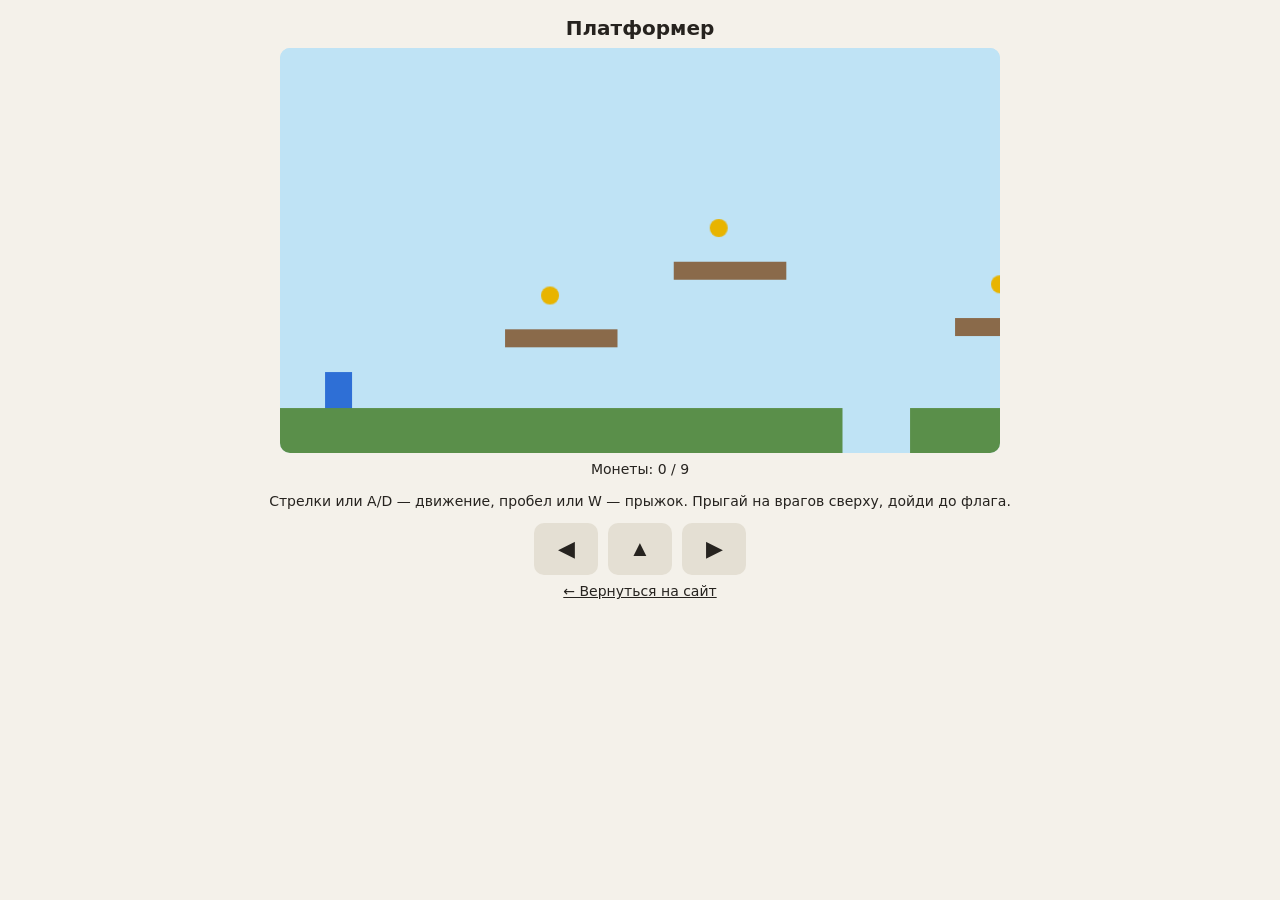
<file: games/platformer.html>
<!DOCTYPE html>
<html lang="ru">
<head>
<meta charset="utf-8">
<meta name="viewport" content="width=device-width, initial-scale=1, viewport-fit=cover">
<title>Платформер</title>
<style>
:root{--bg:#f4f1ea;--text:#26231f;--sky:#bfe3f5;--ground:#5a8f4a;--plat:#8a6a4a;--coin:#e8b400;--enemy:#c0392b;--hero:#2e6fd6;--flag:#d6336c;--btn:#e4dfd3;
box-sizing:border-box;padding-top:env(safe-area-inset-top,0px);padding-bottom:env(safe-area-inset-bottom,0px)}
@media (prefers-color-scheme:dark){:root:not([data-theme="light"]){--bg:#1c1b19;--text:#ece8df;--sky:#1d2b3a;--ground:#4a7a3c;--plat:#7a5c3e;--coin:#f2c230;--enemy:#e5574a;--hero:#5b9bff;--flag:#f06595;--btn:#33312d;color-scheme:dark}}
:root[data-theme="dark"]{--bg:#1c1b19;--text:#ece8df;--sky:#1d2b3a;--ground:#4a7a3c;--plat:#7a5c3e;--coin:#f2c230;--enemy:#e5574a;--hero:#5b9bff;--flag:#f06595;--btn:#33312d;color-scheme:dark}
html{scroll-padding-top:env(safe-area-inset-top,0px)}
body{margin:0;background:var(--bg);color:var(--text);font-family:system-ui,-apple-system,"Segoe UI",sans-serif;display:flex;flex-direction:column;align-items:center;padding:16px 12px}
h1{font-size:20px;margin:0 0 8px}
canvas{width:100%;max-width:720px;height:auto;border-radius:10px;background:var(--sky)}
p{margin:8px 0;font-size:14px;text-align:center}
.pad{display:flex;gap:10px;margin-top:6px}
.pad button{font-size:22px;width:64px;height:52px;border:0;border-radius:10px;background:var(--btn);color:var(--text);touch-action:none}
</style>
</head>
<body>
<h1>Платформер</h1>
<canvas id="g" width="640" height="360"></canvas>
<p id="hud">Монеты: 0 / 0</p>
<p>Стрелки или A/D — движение, пробел или W — прыжок. Прыгай на врагов сверху, дойди до флага.</p>
<div class="pad"><button id="bl">◀</button><button id="bu">▲</button><button id="br">▶</button></div>
<p><a href="../index.html#projects" style="color:inherit">← Вернуться на сайт</a></p>
<script>
const c=document.getElementById('g'),x=c.getContext('2d'),W=640,H=360,WORLD=1650;
const css=getComputedStyle(document.documentElement),col=n=>css.getPropertyValue(n).trim();
const keys={};
addEventListener('keydown',e=>{keys[e.code]=true;if(e.code==='Space'||e.code.startsWith('Arrow'))e.preventDefault()});
addEventListener('keyup',e=>keys[e.code]=false);
[['bl','ArrowLeft'],['bu','ArrowUp'],['br','ArrowRight']].forEach(([id,k])=>{
  const b=document.getElementById(id);
  b.addEventListener('pointerdown',()=>keys[k]=true);
  ['pointerup','pointerleave','pointercancel'].forEach(ev=>b.addEventListener(ev,()=>keys[k]=false));
});
const platforms=[[0,320,500,40],[560,320,300,40],[900,320,750,40],[200,250,100,16],[350,190,100,16],[600,240,120,16],[760,180,100,16],[1000,250,120,16],[1180,190,100,16],[1350,250,120,16]];
const coinPos=[[240,220],[390,160],[640,210],[800,150],[1040,220],[1220,160],[1390,220],[700,290],[1100,290]];
let p,coins,enemies,total=coinPos.length,got=0,won=false;
function reset(full){
  p={x:40,y:200,w:24,h:32,vx:0,vy:0,on:false};
  if(full){
    coins=coinPos.map(([a,b])=>({x:a,y:b,r:8,taken:false}));
    enemies=[{x:620,y:300,w:24,h:20,min:570,max:830,d:1},{x:1000,y:300,w:24,h:20,min:920,max:1300,d:1},{x:1400,y:300,w:24,h:20,min:1300,max:1600,d:-1}];
    got=0;won=false;
  }
}
reset(true);
const hit=(a,b)=>a.x<b.x+b.w&&a.x+a.w>b.x&&a.y<b.y+b.h&&a.y+a.h>b.y;
function update(){
  if(won){if(keys.Enter)reset(true);return}
  const L=keys.ArrowLeft||keys.KeyA,R=keys.ArrowRight||keys.KeyD,U=keys.Space||keys.ArrowUp||keys.KeyW;
  p.vx=((R?1:0)-(L?1:0))*3;
  if(U&&p.on){p.vy=-11;p.on=false}
  p.vy+=0.55;
  p.x+=p.vx;
  for(const [a,b,w,h] of platforms){const r={x:a,y:b,w,h};if(hit(p,r)){p.x=p.vx>0?a-p.w:a+w}}
  p.x=Math.max(0,Math.min(WORLD-p.w,p.x));
  p.y+=p.vy;p.on=false;
  for(const [a,b,w,h] of platforms){const r={x:a,y:b,w,h};if(hit(p,r)){if(p.vy>0){p.y=b-p.h;p.on=true}else p.y=b+h;p.vy=0}}
  if(p.y>H+80)reset(false);
  for(const k of coins)if(!k.taken&&Math.hypot(p.x+p.w/2-k.x,p.y+p.h/2-k.y)<k.r+14){k.taken=true;got++}
  for(let i=enemies.length-1;i>=0;i--){
    const e=enemies[i];e.x+=e.d*1.2;if(e.x<e.min||e.x>e.max)e.d*=-1;
    if(hit(p,e)){
      if(p.vy>0&&p.y+p.h-e.y<16){enemies.splice(i,1);p.vy=-8}else reset(false);
    }
  }
  if(p.x>1560)won=true;
  document.getElementById('hud').textContent='Монеты: '+got+' / '+total;
}
function draw(){
  const cam=Math.max(0,Math.min(WORLD-W,p.x-W/2));
  x.fillStyle=col('--sky');x.fillRect(0,0,W,H);
  x.save();x.translate(-cam,0);
  x.fillStyle=col('--ground');
  for(const [a,b,w,h] of platforms){x.fillStyle=b>=320?col('--ground'):col('--plat');x.fillRect(a,b,w,h)}
  x.fillStyle=col('--coin');
  for(const k of coins)if(!k.taken){x.beginPath();x.arc(k.x,k.y,k.r,0,7);x.fill()}
  x.fillStyle=col('--enemy');
  for(const e of enemies)x.fillRect(e.x,e.y,e.w,e.h);
  x.fillStyle=col('--flag');x.fillRect(1600,250,4,70);x.fillRect(1604,250,28,18);
  x.fillStyle=col('--hero');x.fillRect(p.x,p.y,p.w,p.h);
  x.restore();
  if(won){
    x.fillStyle='rgba(0,0,0,.55)';x.fillRect(0,0,W,H);
    x.fillStyle='#fff';x.font='bold 32px system-ui,sans-serif';x.textAlign='center';
    x.fillText('Победа!',W/2,H/2-6);
    x.font='16px system-ui,sans-serif';x.fillText('Монет: '+got+' из '+total+'. Enter — сыграть ещё раз',W/2,H/2+24);
  }
}
(function loop(){update();draw();requestAnimationFrame(loop)})();
</script>
</body>
</html>
</file>
<file: style.css>
:root {
  --bg: #0f1226;
  --card: #1b1f3b;
  --text: #eef0ff;
  --muted: #aab0d6;
  --accent: #7c6cff;
}

* { box-sizing: border-box; margin: 0; padding: 0; }
html { scroll-behavior: smooth; }

body {
  font-family: system-ui, -apple-system, "Segoe UI", sans-serif;
  background: var(--bg);
  color: var(--text);
  line-height: 1.6;
}

.header {
  position: sticky;
  top: 0;
  z-index: 10;
  display: flex;
  justify-content: space-between;
  align-items: center;
  padding: 14px 20px;
  background: rgba(15, 18, 38, 0.9);
  backdrop-filter: blur(8px);
}
.logo { font-weight: 800; color: var(--text); text-decoration: none; }
nav a { color: var(--muted); text-decoration: none; margin-left: 16px; }
nav a:hover { color: var(--text); }

section {
  max-width: 900px;
  margin: 0 auto;
  padding: 60px 20px;
  scroll-margin-top: 60px;
}
.hero { text-align: center; padding-top: 100px; }
.hero h1 { font-size: clamp(2rem, 6vw, 3.2rem); margin-bottom: 12px; }
.hero p { color: var(--muted); margin-bottom: 24px; }
h2 { margin-bottom: 16px; }
.lead { color: var(--muted); margin-bottom: 20px; }

.button {
  display: inline-block;
  padding: 12px 24px;
  border-radius: 999px;
  background: var(--accent);
  border: 1px solid var(--accent);
  color: #fff;
  text-decoration: none;
  font-weight: 700;
}
.button.small { padding: 8px 18px; font-size: 14px; }
.button.ghost { background: transparent; color: var(--text); }
.button:hover { filter: brightness(1.12); }

.skills { list-style: none; display: flex; flex-wrap: wrap; gap: 10px; }
.skills li { padding: 8px 16px; border-radius: 999px; background: var(--card); }

.cards {
  display: grid;
  grid-template-columns: repeat(auto-fit, minmax(240px, 1fr));
  gap: 16px;
}
.card {
  display: flex;
  flex-direction: column;
  background: var(--card);
  padding: 20px;
  border-radius: 16px;
}
.card img { width: 100%; border-radius: 10px; margin-bottom: 12px; }
.card h3 { margin-bottom: 8px; }
.card p { color: var(--muted); }

.tags { list-style: none; display: flex; flex-wrap: wrap; gap: 6px; margin-top: 10px; }
.tags li {
  font-size: 0.75rem;
  padding: 2px 10px;
  border-radius: 999px;
  background: rgba(124, 108, 255, 0.18);
  color: var(--muted);
}
.links { display: flex; flex-wrap: wrap; gap: 8px; margin-top: auto; padding-top: 14px; }

a { color: var(--accent); }
:focus-visible { outline: 2px solid var(--accent); outline-offset: 2px; }
footer { text-align: center; padding: 30px; color: var(--muted); }

@media (max-width: 600px) {
  nav a { margin-left: 10px; font-size: 14px; }
}
@media (prefers-reduced-motion: reduce) {
  html { scroll-behavior: auto; }
}
</file>
<file: expenses/style.css>
:root {
  --bg: #0f1226;
  --card: #1b1f3b;
  --text: #eef0ff;
  --muted: #aab0d6;
  --accent: #7c6cff;
  --danger: #ff6b81;
}

* { box-sizing: border-box; margin: 0; padding: 0; }

body {
  font-family: system-ui, -apple-system, "Segoe UI", sans-serif;
  background: var(--bg);
  color: var(--text);
  line-height: 1.5;
}
a { color: var(--accent); }

.top { max-width: 900px; margin: 0 auto; padding: 20px 20px 0; }
.top h1 { margin-top: 8px; }

.layout {
  max-width: 900px;
  margin: 0 auto;
  padding: 20px;
  display: grid;
  grid-template-columns: 1fr 1fr;
  gap: 16px;
}
.panel { background: var(--card); border-radius: 16px; padding: 20px; }
.panel h2 { margin-bottom: 12px; font-size: 1.1rem; }
.wide { grid-column: 1 / -1; }

label { display: block; margin-bottom: 12px; color: var(--muted); font-size: 0.9rem; }
input, select {
  display: block;
  width: 100%;
  margin-top: 4px;
  padding: 10px 12px;
  border: 1px solid #343a68;
  border-radius: 10px;
  background: var(--bg);
  color: var(--text);
  font: inherit;
}
input:focus, select:focus { outline: 2px solid var(--accent); }

.btn {
  width: 100%;
  padding: 12px;
  border: 0;
  border-radius: 999px;
  background: var(--accent);
  color: #fff;
  font: inherit;
  font-weight: 700;
  cursor: pointer;
}
.btn:hover { filter: brightness(1.1); }

.total { font-size: 1.2rem; margin-bottom: 12px; }
.muted { color: var(--muted); }

.list, .bars { list-style: none; }
.item {
  display: flex;
  align-items: center;
  gap: 12px;
  padding: 10px 0;
  border-bottom: 1px solid #2a2f58;
}
.item div { flex: 1; }
.item small { display: block; color: var(--muted); }
.del { border: 0; background: none; color: var(--danger); font-size: 1.1rem; cursor: pointer; }

.bars li { margin-bottom: 10px; }
.bar { height: 8px; border-radius: 99px; background: var(--bg); overflow: hidden; margin-top: 4px; }
.bar i { display: block; height: 100%; background: var(--accent); }

@media (max-width: 700px) {
  .layout { grid-template-columns: 1fr; }
}
.row { display: flex; justify-content: space-between; font-size: 0.95rem; }
.filter { max-width: 260px; margin-top: 12px; }
</file>
